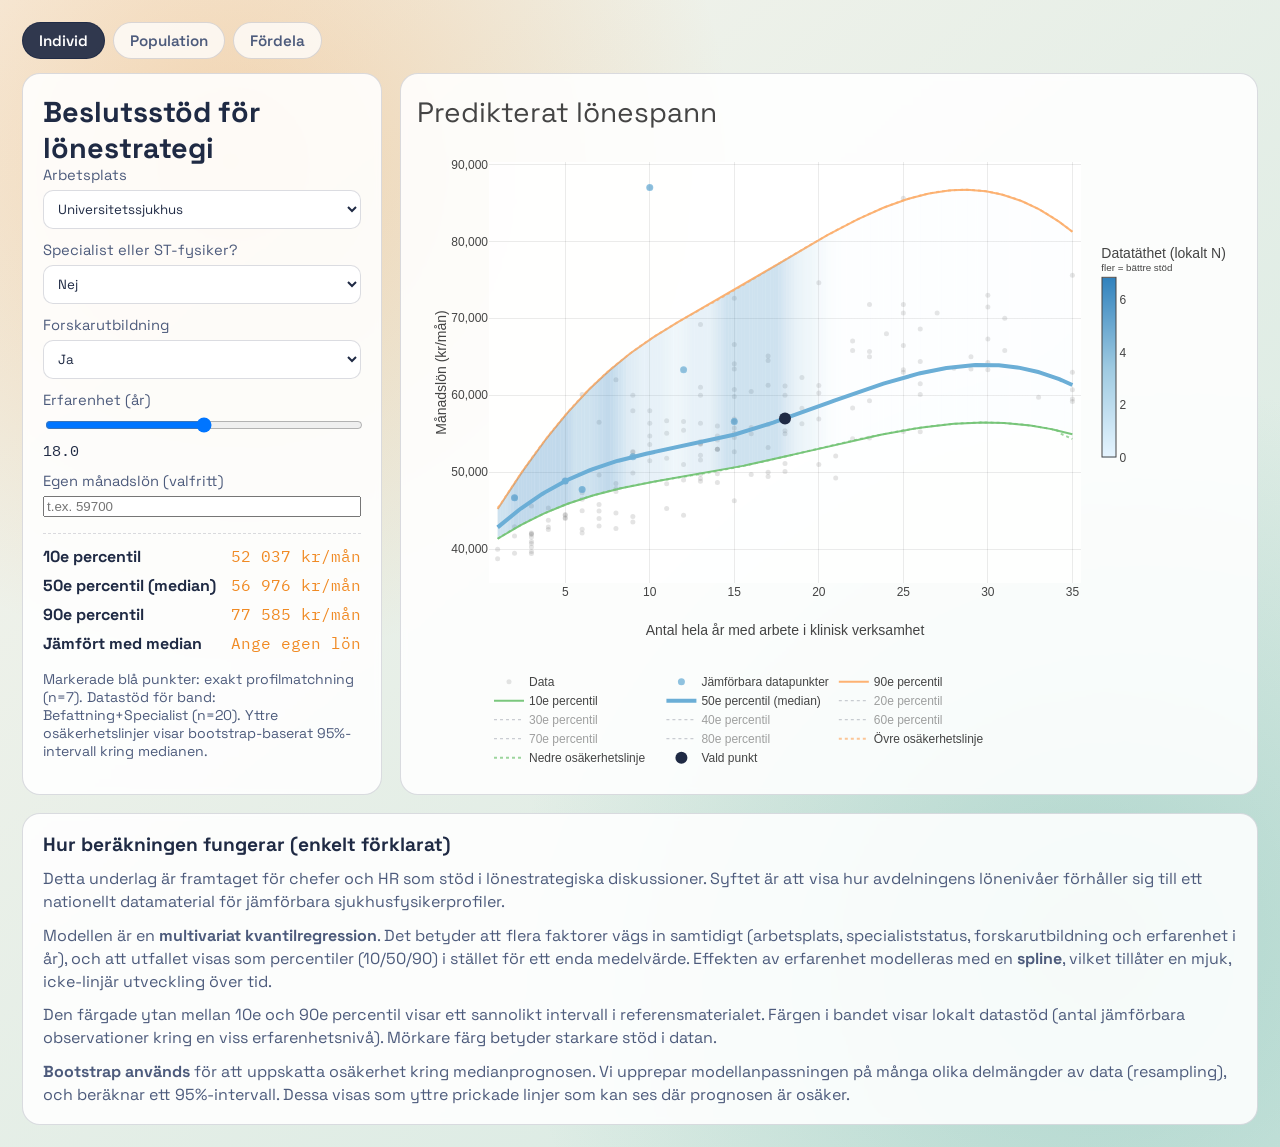
<file: docs/index.html>
<!doctype html>
<html lang="sv">
<head>
  <meta charset="utf-8" />
  <meta name="viewport" content="width=device-width, initial-scale=1" />
  <title>Lönespann-kalkylator</title>
  <link rel="preconnect" href="https://fonts.googleapis.com" />
  <link rel="preconnect" href="https://fonts.gstatic.com" crossorigin />
  <link href="https://fonts.googleapis.com/css2?family=Space+Grotesk:wght@400;500;700&family=IBM+Plex+Mono:wght@400;500&display=swap" rel="stylesheet" />
  <link rel="stylesheet" href="./styles.css?v=20260317r" />
  <script src="https://cdn.plot.ly/plotly-2.35.2.min.js"></script>
</head>
<body>
  <main class="site">
    <section class="tabsBar">
      <button id="tabIndivid" class="tabBtn is-active" type="button">Individ</button>
      <button id="tabPopulation" class="tabBtn" type="button">Population</button>
      <button id="tabDistribution" class="tabBtn" type="button">Fördela</button>
    </section>

    <section id="viewIndivid" class="tabView is-active">
      <div class="layout">
        <section class="panel">
          <h1>Beslutsstöd för lönestrategi</h1>

          <div class="controls">
            <label>
              <span>Arbetsplats</span>
              <select id="workplace"></select>
            </label>
            <label>
              <span>Specialist eller ST-fysiker?</span>
              <select id="specialist"></select>
            </label>
            <label>
              <span>Forskarutbildning</span>
              <select id="phd"></select>
            </label>
            <label>
              <span>Erfarenhet (år)</span>
              <input id="years" type="range" min="0" max="40" step="0.1" />
              <output id="yearsValue" for="years"></output>
            </label>
            <label>
              <span>Egen månadslön (valfritt)</span>
              <input id="actualSalary" type="number" min="0" step="100" placeholder="t.ex. 59700" />
            </label>
          </div>

          <div class="numbers">
            <div>
              <strong>10e percentil</strong>
              <span id="q10">-</span>
            </div>
            <div>
              <strong>50e percentil (median)</strong>
              <span id="q50">-</span>
            </div>
            <div>
              <strong>90e percentil</strong>
              <span id="q90">-</span>
            </div>
            <div>
              <strong>Jämfört med median</strong>
              <span id="actualVsMedian">-</span>
            </div>
          </div>

          <p id="supportInfo" class="support"></p>
        </section>
        <section class="chartWrap">
          <div id="chart"></div>
        </section>
        <section class="methodCard">
          <h2>Hur beräkningen fungerar (enkelt förklarat)</h2>
          <p>
            Detta underlag är framtaget för chefer och HR som stöd i
            lönestrategiska diskussioner. Syftet är att visa hur avdelningens lönenivåer förhåller
            sig till ett nationellt datamaterial för jämförbara sjukhusfysikerprofiler.
          </p>
          <p>
            Modellen är en <strong>multivariat kvantilregression</strong>. Det betyder att flera
            faktorer vägs in samtidigt (arbetsplats, specialiststatus, forskarutbildning och
            erfarenhet i år), och att utfallet visas som percentiler (10/50/90) i stället för ett
            enda medelvärde. Effekten av erfarenhet modelleras med en <strong>spline</strong>, vilket
            tillåter en mjuk, icke-linjär utveckling över tid.
          </p>
          <p>
            Den färgade ytan mellan 10e och 90e percentil visar ett sannolikt intervall i
            referensmaterialet. Färgen i bandet visar lokalt datastöd (antal jämförbara observationer
            kring en viss erfarenhetsnivå). Mörkare färg betyder starkare stöd i datan.
          </p>
          <p>
            <strong>Bootstrap används</strong> för att uppskatta osäkerhet kring
            medianprognosen. Vi upprepar modellanpassningen på många olika delmängder av data
            (resampling), och beräknar ett 95%-intervall. Dessa visas som yttre prickade linjer som
            kan ses där prognosen är osäker.
          </p>
        </section>
      </div>
    </section>

    <section id="viewPopulation" class="tabView">
      <div class="layout populationLayout">
        <section class="panel popSummary">
          <h1>Beslutsstöd för populationsjämförelse</h1>
          <div class="popDatasetRow">
            <label>
              <span>Population</span>
              <select id="popDataset">
                <option value="random">Slumpad population</option>
                <option value="umea">Umeå</option>
              </select>
            </label>
          </div>
          <div class="popSummaryGrid">
            <div class="numbers popNumbers">
              <div><strong>Nationellt N</strong><span id="popNNational">-</span></div>
              <div><strong>Population N</strong><span id="popNPopulation">-</span></div>
            </div>
            <div class="numbers popNumbers">
              <div><strong>Median predikterad q50</strong><span id="popMedianPred">-</span></div>
              <div><strong>Median avvikelse (faktisk - q50)</strong><span id="popMedianGap">-</span></div>
            </div>
          </div>
          <p id="popMeta" class="support"></p>
          <p id="popUnseen" class="support"></p>
        </section>

        <section class="chartWrap populationCharts">
          <div id="popChartDecile" class="popChart"></div>
          <div id="popChartEcdf" class="popChart"></div>
          <div id="popChartScatter" class="popChart"></div>
          <div id="popChartGap" class="popChart"></div>
        </section>

        <section class="methodCard">
          <h2>Hur populationsjämförelsen ska läsas</h2>
          <p>
            Population-vyn visar om gruppen sammantaget ligger lågt, centralt eller högt i
            fördelningen av nationellt predikterade löner för jämförbara profiler.
          </p>
          <p>
            Histogrammet visar hur många personer som ligger i olika lönegap-intervall jämfört med
            sin predikterade medianlön (q50). Percentilgrafen visar varje individs nationella
            placering utifrån predikterad medianlön, samt gruppens medianpercentil.
          </p>
          <p>
            Spridningsdiagrammet sätter populationens faktiska löner mot erfarenhet och jämför med
            en typisk mediantrend. Avvikelsegrafen visar varje individs avvikelse i procent av
            predikterad medianlön, så att mönster mellan juniora och seniora blir tydliga.
          </p>
        </section>
        <section class="methodCard">
          <h2>Vem rankas högt eller lågt?</h2>
          <div class="popRankGrid">
            <div>
              <h3>Högst predikterad percentil</h3>
              <ul id="popTopPeople" class="rankList"></ul>
            </div>
            <div>
              <h3>Lägst predikterad percentil</h3>
              <ul id="popBottomPeople" class="rankList"></ul>
            </div>
            <div>
              <h3>Gruppnivå: högt till lågt</h3>
              <div id="popGroupRankings" class="rankGroups"></div>
            </div>
          </div>
        </section>
      </div>
    </section>

    <section id="viewDistribution" class="tabView">
      <div class="layout populationLayout">
        <section class="panel popSummary">
          <h1>Beslutsstöd för lönefördelning</h1>
          <div class="popDatasetRow">
            <label>
              <span>Total pott att fördela (kr/mån)</span>
              <input id="distTotal" type="number" min="0" step="100" value="78000" />
            </label>
          </div>
          <div class="popSummaryGrid">
            <div class="numbers popNumbers">
              <div><strong>Antal personer</strong><span id="distNPopulation">-</span></div>
              <div><strong>Kvar att fördela</strong><span id="distRemaining">-</span></div>
            </div>
            <div class="numbers popNumbers">
              <div><strong>Total fördelning</strong><span id="distTotalAssigned">-</span></div>
              <div><strong>Median avvikelse efter fördelning</strong><span id="distMedianGap">-</span></div>
            </div>
          </div>
          <p id="distMeta" class="support"></p>
        </section>

        <section class="chartWrap populationCharts">
          <div id="distChartGapBins" class="popChart"></div>
          <div id="distChartDeviation" class="popChart"></div>
        </section>

        <section class="panel distControls">
          <div class="distControlsHeader">
            <h2>Justera fördelning per person</h2>
            <p class="sub">Systemet startar med en fördelning som minimerar avvikelsen mot predikterad median i procent av varje persons predikterade q50. När du drar i en slider justeras alla andra personer automatiskt upp eller ned så att den totala potten alltid hålls konstant.</p>
          </div>
          <div id="distSliderGrid" class="distSliderGrid"></div>
        </section>
      </div>
    </section>
  </main>

  <script type="module" src="./app.js?v=20260317r"></script>
</body>
</html>
</file>
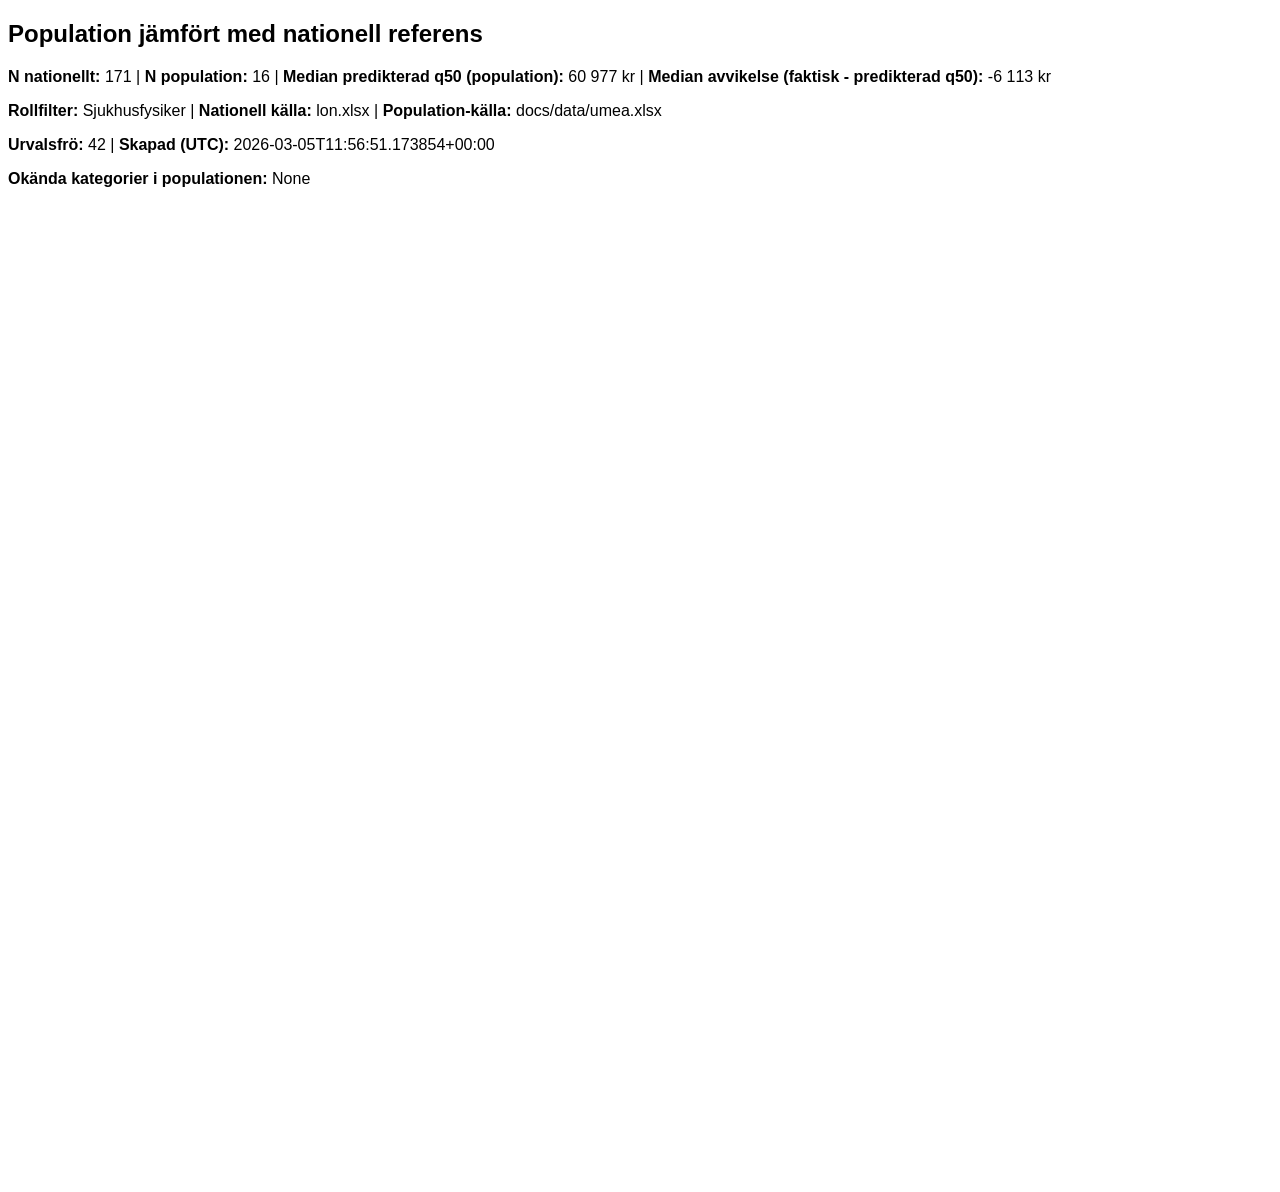
<file: docs/data/demo_vs_national_report.html>
<!doctype html><html><head><meta charset='utf-8'><title>Demo Cohort Salary Report</title></head><body style='font-family:Arial,sans-serif'><h2>Population jämfört med nationell referens</h2><p><b>N nationellt:</b> 171 | <b>N population:</b> 16 | <b>Median predikterad q50 (population):</b> 60 977 kr | <b>Median avvikelse (faktisk - predikterad q50):</b> -6 113 kr</p><p><b>Rollfilter:</b> Sjukhusfysiker | <b>Nationell källa:</b> lon.xlsx | <b>Population-källa:</b> docs/data/umea.xlsx</p><p><b>Urvalsfrö:</b> 42 | <b>Skapad (UTC):</b> 2026-03-05T11:56:51.173854+00:00</p><p><b>Okända kategorier i populationen:</b> None</p><div>                        <script>window.PlotlyConfig = {MathJaxConfig: 'local'};</script>
        <script charset="utf-8" src="https://cdn.plot.ly/plotly-3.4.0.min.js" integrity="sha256-KEmPoupLpFyGMyGAiOsiNDbKDKAvxXAn/W+oQa0ZAfk=" crossorigin="anonymous"></script>                <div id="db00a0f1-2d35-47a9-bdc2-9d7ad51e1a26" class="plotly-graph-div" style="height:980px; width:1400px;"></div>            <script>                window.PLOTLYENV=window.PLOTLYENV || {};                                if (document.getElementById("db00a0f1-2d35-47a9-bdc2-9d7ad51e1a26")) {                    Plotly.newPlot(                        "db00a0f1-2d35-47a9-bdc2-9d7ad51e1a26",                        [{"marker":{"color":"rgba(49,130,189,0.75)"},"name":"Antal personer","x":["\u003c -5000","-5000 till -2500","-2500 till 0","0 till +2500","+2500 till +5000","\u003e +5000"],"y":{"dtype":"f8","bdata":"AAAAAAAAIkAAAAAAAAAUQAAAAAAAAABAAAAAAAAAAAAAAAAAAAAAAAAAAAAAAAAA"},"type":"bar","xaxis":"x","yaxis":"y"},{"line":{"color":"rgba(150,150,150,0.9)","width":2},"mode":"lines","name":"National q50 ECDF","x":{"dtype":"f8","bdata":"TPq4PXjK4kBM+rg9eMriQPQgaA89luNAFEZq1KDR40CKidqBSQPkQACNd+EAUORAAI134QBQ5EAAjXfhAFDkQACNd+EAUORATb6N1\u002f+B5EC1c\u002fUOy4fkQLVz9Q7Lh+RAtXP1DsuH5EANyQdFxOzkQBD8wJ509eRAp1E5Aj0m5UCnUTkCPSblQGdyuFbvdeVApwyieP975UCnDKJ4\u002f3vlQF6EZz\u002ffkuVARJ20AwGu5UAB6Pc0IM7lQJYaeUSn5OVAlhp5RKfk5UCWGnlEp+TlQJXlVAhTEOZAHGxrNYoa5kDBUEzYyCDmQBtaRdCtQ+ZAG1pF0K1D5kB2pDMHe1\u002fmQJ1yrWLUgOZAhoewAtaV5kCWkT7e19DmQHKLi1At1eZAcouLUC3V5kBBoKrY+w3nQGro2YHjE+dAq8XDzMVA50CpBNfJGKPnQIypmbGYsedAcY+l4j7a50A5WuriW9rnQKqT7Y0E5OdANKwDrCYa6EA0rAOsJhroQBSMAm\u002ffG+hAh1xXfnlV6EA6zbCrh1joQMDbeNUnW+hAoEhrTqqp6ECgSGtOqqnoQOPj5B0yyehAtsLZT3\u002fY6EC2wtlPf9joQDPr+nY33ehAaLLL1BMb6UBB+ldmUyHpQEH6V2ZTIelAjO6r+4Eh6UCM7qv7gSHpQPFocJ6AJelAeQiiwBNC6UBfCEaOYlLpQAZsMEEIYOlABmwwQQhg6UC3iOO3\u002f2PpQLqFke0hh+lAM0ub4u6X6UAzS5vi7pfpQJV\u002fs2oro+lAgTSA+3S96UBkvHzp9dHpQNsFoB304ulAXQjYu6L56UBdCNi7ovnpQF0I2Lui+elAXQjYu6L56UBxCINkJwTqQHEIg2QnBOpAcQiDZCcE6kBxCINkJwTqQGHmzkCDEepAPCUOo+AY6kAyjNdt+kDqQK\u002fkiIAASupASXjY12lQ6kBJeNjXaVDqQEl42NdpUOpAMCobQshX6kDzVUXyMIfqQHzeLaeFiupAM5+\u002fsgmM6kCF18sJYc3qQHBxYH\u002fz1OpA7m8d6WjX6kBA+HYx+eLqQED4djH54upAEkZuurj96kCvs49l+iTrQMXQYsTRLOtA230LdU0+60DbfQt1TT7rQDPiv\u002fjjYutAM+K\u002f+ONi60AePBnQeXzrQA9WhN8gietAxBpz9rmd60DEGnP2uZ3rQNPkOFiC\u002f+tA0+Q4WIL\u002f60BxN4ZqaEzsQNMeFcJEa+xAm3wPDymc7EB5UO7avqfsQHlQ7tq+p+xAeVDu2r6n7EDIV08axa\u002fsQE3p1UC2wuxAgylwuKzo7ED6DIZ2tBHtQHQpcHEoIO1A2aaVMhM47UDZppUyEzjtQNmmlTITOO1A2aaVMhM47UDZppUyEzjtQAOG+gf3Uu1A7V4dTydw7UDgA8jLOI\[base64]\u002fdmdNNvBAkn92Z0028EBOtDnbojrwQPoCdjqVUvBA+gJ2OpVS8ECyySiZx5PwQLLJKJnHk\u002fBAsskomceT8ECyySiZx5PwQLLJKJnHk\u002fBA9kiUxQKt8ECGdos3vrrwQIZ2ize+uvBAhnaLN7668EDPYPf\u002fsfLwQMtgkS26\u002fPBAXhrgkdkE8UBeGuCR2QTxQF4a4JHZBPFA"},"y":{"dtype":"f8","bdata":"QH8B\u002fQX0dz9AfwH9BfSHP3AfwX0E95E\u002fQH8B\u002fQX0lz8Q30F8B\u002fGdP3AfwX0E96E\u002fWE9hPYX1pD9AfwH9BfSnPyivobyG8qo\u002fEN9BfAfxrT98B\u002fEdxHewP3AfwX0E97E\u002fZDeR3UR2sz9YT2E9hfW0P0xnMZ3FdLY\u002fQH8B\u002fQX0tz80l9FcRnO5PyivobyG8ro\u002fHMdxHMdxvD8Q30F8B\u002fG9PwT3EdxHcL8\u002ffAfxHcR3wD92E9lNZDfBP3AfwX0E98E\u002faiupraS2wj9kN5HdRHbDP15DeQ3lNcQ\u002fWE9hPYX1xD9SW0ltJbXFP0xnMZ3FdMY\u002fRnMZzWU0xz9AfwH9BfTHPzqL6Syms8g\u002fNJfRXEZzyT8uo7mM5jLKPyivobyG8so\u002fIruJ7Cayyz8cx3Ecx3HMPxbTWUxnMc0\u002fEN9BfAfxzT8K6ymsp7DOPwT3EdxHcM8\u002ffwH9BfQX0D98B\u002fEdxHfQP3kN5TWU19A\u002fdhPZTWQ30T9zGc1lNJfRP3AfwX0E99E\u002fbSW1ldRW0j9qK6mtpLbSP2cxncV0FtM\u002fZDeR3UR20z9hPYX1FNbTP15DeQ3lNdQ\u002fW0ltJbWV1D9YT2E9hfXUP1VVVVVVVdU\u002fUltJbSW11T9PYT2F9RTWP0xnMZ3FdNY\u002fSW0ltZXU1j9GcxnNZTTXP0N5DeU1lNc\u002fQH8B\u002fQX01z89hfUU1lPYPzqL6Syms9g\u002fN5HdRHYT2T80l9FcRnPZPzGdxXQW09k\u002fLqO5jOYy2j8rqa2ktpLaPyivobyG8to\u002fJbWV1FZS2z8iu4nsJrLbPx\u002fBfQT3Edw\u002fHMdxHMdx3D8ZzWU0l9HcPxbTWUxnMd0\u002fE9lNZDeR3T8Q30F8B\u002fHdPw3lNZTXUN4\u002fCusprKew3j8H8R3EdxDfPwT3EdxHcN8\u002fAf0F9BfQ3z9\u002fAf0F9BfgP34E9xHcR+A\u002ffAfxHcR34D97CusprKfgP3kN5TWU1+A\u002feBDfQXwH4T92E9lNZDfhP3UW01lMZ+E\u002fcxnNZTSX4T9yHMdxHMfhP3AfwX0E9+E\u002fbyK7iewm4j9tJbWV1FbiP2wor6G8huI\u002faiupraS24j9pLqO5jObiP2cxncV0FuM\u002fZjSX0VxG4z9kN5HdRHbjP2M6i+kspuM\u002fYT2F9RTW4z9gQH8B\u002fQXkP15DeQ3lNeQ\u002fXUZzGc1l5D9bSW0ltZXkP1pMZzGdxeQ\u002fWE9hPYX15D9XUltJbSXlP1VVVVVVVeU\u002fVFhPYT2F5T9SW0ltJbXlP1FeQ3kN5eU\u002fT2E9hfUU5j9OZDeR3UTmP0xnMZ3FdOY\u002fS2orqa2k5j9JbSW1ldTmP0hwH8F9BOc\u002fRnMZzWU05z9FdhPZTWTnP0N5DeU1lOc\u002fQnwH8R3E5z9AfwH9BfTnPz+C+wjuI+g\u002fPYX1FNZT6D88iO8gvoPoPzqL6Syms+g\u002fOY7jOI7j6D83kd1EdhPpPzaU11BeQ+k\u002fNJfRXEZz6T8zmstoLqPpPzGdxXQW0+k\u002fMKC\u002fgP4C6j8uo7mM5jLqPy2ms5jOYuo\u002fK6mtpLaS6j8qrKewnsLqPyivobyG8uo\u002fJ7KbyG4i6z8ltZXUVlLrPyS4j+A+gus\u002fIruJ7Cay6z8hvoP4DuLrPx\u002fBfQT3Eew\u002fHsR3EN9B7D8cx3Ecx3HsPxvKayivoew\u002fGc1lNJfR7D8Y0F9AfwHtPxbTWUxnMe0\u002fFdZTWE9h7T8T2U1kN5HtPxLcR3Afwe0\u002fEN9BfAfx7T8P4juI7yDuPw3lNZTXUO4\u002fDOgvoL+A7j8K6ymsp7DuPwnuI7iP4O4\u002fB\u002fEdxHcQ7z8G9BfQX0DvPwT3EdxHcO8\u002fA\u002foL6C+g7z8B\u002fQX0F9DvPwAAAAAAAPA\u002f"},"type":"scatter","xaxis":"x2","yaxis":"y2"},{"line":{"color":"rgba(49,130,189,0.95)","width":2},"marker":{"size":5},"mode":"lines+markers","name":"Cohort q50 ECDF","x":{"dtype":"f8","bdata":"ASfSdIrv5EAF0HJ2oUbmQEH6V2ZTIelAQfpXZlMh6UDbBaAd9OLpQPNVRfIwh+pA0J5OYr3q7EDZppUyEzjtQFqTuEItVO5AAhX3p0kC8ECSf3ZnTTbwQEOxZgiw5\u002fBAQ7FmCLDn8EDLYJEtuvzwQF4a4JHZBPFAXhrgkdkE8UA="},"y":{"dtype":"f8","bdata":"AAAAAAAAsD8AAAAAAADAPwAAAAAAAMg\u002fAAAAAAAA0D8AAAAAAADUPwAAAAAAANg\u002fAAAAAAAA3D8AAAAAAADgPwAAAAAAAOI\u002fAAAAAAAA5D8AAAAAAADmPwAAAAAAAOg\u002fAAAAAAAA6j8AAAAAAADsPwAAAAAAAO4\u002fAAAAAAAA8D8="},"type":"scatter","xaxis":"x2","yaxis":"y2"},{"marker":{"color":"rgba(120,120,120,0.22)","size":6},"mode":"markers","name":"National actual salary","x":{"dtype":"i1","bdata":"[base64]"},"y":{"dtype":"i4","bdata":"[base64]\[base64]"},"type":"scatter","xaxis":"x3","yaxis":"y3"},{"hovertemplate":"%{text}\u003cbr\u003e\u00c5r: %{x}\u003cbr\u003eL\u00f6n: %{y:.0f} kr\u003cextra\u003e\u003c\u002fextra\u003e","marker":{"color":"rgba(49,130,189,0.95)","line":{"color":"white","width":1},"size":11},"mode":"markers","name":"Cohort actual salary","text":["Person 1","Person 2","Person 3","Person 4","Person 5","Person 6","Person 7","Person 8","Person 9","Person 10","Person 11","Person 12","Person 13","Person 14","Person 15","Person 16"],"x":{"dtype":"i1","bdata":"ICAeHx4WFwgSDw8OBwsIBA=="},"y":{"dtype":"i4","bdata":"COgAAMTqAAC09QAATOUAAFzzAAAs+wAA0OgAABy7AACkzgAAGMQAAJDJAAAo0gAAaKYAABC9AABUugAAaKYAAA=="},"type":"scatter","xaxis":"x3","yaxis":"y3"},{"line":{"color":"rgba(214,39,40,0.9)","width":2},"mode":"lines","name":"Model median (typical profile)","x":{"dtype":"f8","bdata":"AAAAAAAA8D9o7T7cAgrzP9HafbgFFPY\u002fOci8lAge+T+itftwCyj8PwqjOk0OMv8\u002fOci8lAgeAUDuPtwCCqMCQKK1+3ALKARAViwb3wytBUAKozpNDjIHQL4ZWrsPtwhAcpB5KRE8CkAmB5mXEsELQNt9uAUURg1Aj\u002fTXcxXLDkCitftwCygQQPxwCyiM6hBAViwb3wytEUCw5yqWjW8SQAqjOk0OMhNAZF5KBI\u002f0E0C+GVq7D7cUQBjVaXKQeRVAcpB5KRE8FkDMS4ngkf4WQCYHmZcSwRdAgcKoTpODGEDbfbgFFEYZQDU5yLyUCBpAj\u002fTXcxXLGkDpr+cqlo0bQENr9+EWUBxAnSYHmZcSHUD34RZQGNUdQFGdJgeZlx5Aq1g2vhlaH0ACCqM6TQ4gQLDnKpaNbyBAXcWy8c3QIEAKozpNDjIhQLeAwqhOkyFAZF5KBI\u002f0IUARPNJfz1UiQL4ZWrsPtyJAa\u002ffhFlAYI0AY1WlykHkjQMWy8c3Q2iNAcpB5KRE8JEAfbgGFUZ0kQMxLieCR\u002fiRAeSkRPNJfJUAmB5mXEsElQNPkIPNSIiZAgcKoTpODJkAuoDCq0+QmQNt9uAUURidAiFtAYVSnJ0A1Oci8lAgoQOIWUBjVaShAj\u002fTXcxXLKEA80l\u002fPVSwpQOmv5yqWjSlAlo1vhtbuKUBDa\u002ffhFlAqQPBIfz1XsSpAnSYHmZcSK0BKBI\u002f013MrQPfhFlAY1StApL+eq1g2LEBRnSYHmZcsQP56rmLZ+CxAq1g2vhlaLUBYNr4ZWrstQAUURnWaHC5As\u002fHN0Np9LkBgz1UsG98uQA2t3YdbQC9Auopl45uhL0A0tHYfbgEwQAqjOk0OMjBA4JH+eq5iMEC3gMKoTpMwQI5vhtbuwzBAZF5KBI\u002f0MEA6TQ4yLyUxQBE80l\u002fPVTFA6CqWjW+GMUC+GVq7D7cxQJUIHumv5zFAa\u002ffhFlAYMkBC5qVE8EgyQBjVaXKQeTJA78MtoDCqMkDFsvHN0NoyQJyhtftwCzNAcpB5KRE8M0BJfz1XsWwzQB9uAYVRnTNA9lzFsvHNM0DMS4ngkf4zQKM6TQ4yLzRAeSkRPNJfNEBQGNVpcpA0QCYHmZcSwTRA\u002ffVcxbLxNEDT5CDzUiI1QKrT5CDzUjVAgcKoTpODNUBXsWx8M7Q1QC6gMKrT5DVABI\u002f013MVNkDbfbgFFEY2QLFsfDO0djZAiFtAYVSnNkBeSgSP9Nc2QDU5yLyUCDdACyiM6jQ5N0DiFlAY1Wk3QLgFFEZ1mjdAj\u002fTXcxXLN0Bl45uhtfs3QDzSX89VLDhAEsEj\u002ffVcOEDpr+cqlo04QL+eq1g2vjhAlo1vhtbuOEBsfDO0dh85QENr9+EWUDlAGlq7D7eAOUDwSH89V7E5QMc3Q2v34TlAnSYHmZcSOkB0FcvGN0M6QEoEj\u002fTXczpAIfNSInikOkD34RZQGNU6QM7Q2n24BTtApL+eq1g2O0B7rmLZ+GY7QFGdJgeZlztAKIzqNDnIO0D+eq5i2fg7QNVpcpB5KTxAq1g2vhlaPECCR\u002frruYo8QFg2vhlauzxALyWCR\u002frrPEAFFEZ1mhw9QNwCCqM6TT1As\u002fHN0Np9PUCJ4JH+eq49QGDPVSwb3z1ANr4ZWrsPPkANrd2HW0A+QOObobX7cD5Auopl45uhPkCQeSkRPNI+QGdo7T7cAj9APVexbHwzP0AURnWaHGQ\u002fQOo0Oci8lD9AwSP99VzFP0CXEsEj\u002ffU\u002fQLeAwqhOE0BAInikv54rQECOb4bW7kNAQPhmaO0+XEBAZF5KBI90QEDPVSwb34xAQDpNDjIvpUBApkTwSH+9QEARPNJfz9VAQHwztHYf7kBA6CqWjW8GQUBTInikvx5BQL4ZWrsPN0FAKRE80l9PQUCVCB7pr2dBQAAAAAAAgEFA"},"y":{"dtype":"f8","bdata":"UJqUcH+05EAcFe7bJOHkQJR6jpHbDOVAhBH2PqI35UCpkGTgd2HlQBfaGMBbiuVAgkV1dU2y5UCh4QnkTNnlQL4ahjpa\u002f+VAAD2T8XUk5kA5TZnKoEjmQFS3b87ba+ZAdFP7SyiO5kC1RLvWh6\[base64]\u002fPalDpQI4SFxTDW+lAYeTSY9tm6UDvAPuyunHpQI01kQNofOlAh9YaZeqG6UBg3R30SJHpQNWusdmKm+lAjMsjS7el6UCCrLCJ1a\u002fpQHQJUeLsuelA8MSbrQTE6UA2ubxPJM7pQC2ggDhT2OlAr1B245ji6UCZjCXY\u002fOzpQF6bW6qG9+lAifCN+j0C6kAEHlN2Kg3qQAJZ8thTGOpAVtgJ7MEj6kDXW0yIfC\u002fqQOsuVpaLO+pAmw+MwPZH6kAxjTpIwFTqQNKDAcHlYepAfn5ZlWRv6kD5iAUtOn3qQM\u002fls+xji+pAj3GhNd+Z6kBftD9lqajqQLKi3dS\u002ft+pAIRFT2R\u002fH6kDS3q7CxtbqQH7a59ux5upAy2mQat726kDF94yuSQfrQP0zzeHwF+tA+ygIONEo60B8NXve5znrQJTwq\u002fsxS+tAtwUtr6xc60DrEmYRVW7rQO6VXjMogOtATvaLHiOS60CkuKLUQqTrQOjqak+EtutAVteXgOTI60BSDqNRYNvrQFnXqqP07etAhBdUT54A7EB\u002fwa8kWhPsQNrcI+skJuxAjzhYYfs47EDK2CY92kvsQCczkCu+XuxAbEqz0KNx7EDxvMnHh4TsQP3WJ6Nml+xAULxA7Dyq7EC0uq4jB73sQA3YP8HBz+xAJ60GNGni7ECeoG\u002fi+fTsQJiSWipwB+1AiAk5YcgZ7UAK9DDU\u002fivtQJIMRMgPPu1A5fF7evdP7UAtAhsgsmHtQPIH0uY7c+1Accf69JCE7UDpeNdprZXtQAw9112Npu1AC5ff4iy37UBn9poEiMftQDJbzMia1+1AOByoL2Hn7UDR1jE01\u002fbtQC2Pn8z4Be5A5APC6sEU7kABO3J8LiPuQHxHBGw6Me5AJkq\u002foOE+7kDBqlr\u002fH0zuQKyHgGrxWO5ACFdVw1Fl7kALswTqPHHuQMJIU76ufO5Aqd81IKOH7kC8bW3wFZLuQOkoKBEDnO5Ao4anZmal7kD\u002fFevXO67uQNcfYE9\u002ftu5A9PWVuyy+7kB71\u002fYPQMXuQPZOhUW1y+5AAuudW4jR7kA4Mr1YtdbuQP6sSUs42+5AnOFhSg3f7kA5GK52MOLuQPm8Nfud5O5AOjI4DlLm7kAB4gjySOfuQNVd7vV+5+5Ag1MEd\u002fDm7kCSIyDhmeXuQG7at6934+5A6FDLbobg7kCWM8+7wtzuQG6umUYp2O5A\u002fnZQ0rbS7kBx7lc2aMzuQI4QQ186xe5ALOPDTyq97kCSF5whNbTuQHWMjQZYqu5AYVxKSZCf7kD8JGRO25PuQEktOpU2h+5A5BLmuJ957kB+oiZxFGvuQMx+SJOSW+5AazYMExhL7kD3aYkDoznuQE6fDpgxJ+5AO2H9JMIT7kBrRaIgU\u002f\u002ftQKV2CCTj6e1APFzI63DT7UBc+dBY+7vtQASeK3GBo+1A"},"type":"scatter","xaxis":"x3","yaxis":"y3"},{"boxmean":true,"marker":{"color":"rgba(49,130,189,0.85)"},"name":"Forskarutbildning = Ja","showlegend":false,"y":{"dtype":"f8","bdata":"GIo1Q4A5w8AYijVDgNvBwOClAR6ZmbrAWAaLbNE\u002fxcDgpQEemfG8wIBAxf1p4pPAIPlnd9aUusAQpH9lNt2rwGhN4gq1\u002fsHAZJtWykwYwMCA9nQS6y21wNguAO2gB7LAEKR\u002fZTZtrcA="},"type":"box","xaxis":"x4","yaxis":"y4"},{"boxmean":true,"marker":{"color":"rgba(49,130,189,0.85)"},"name":"Specialist = Ja","showlegend":false,"y":{"dtype":"f8","bdata":"GIo1Q4A5w8AYijVDgNvBwOClAR6ZmbrAWAaLbNE\u002fxcDgpQEemfG8wIBAxf1p4pPAIPlnd9aUusBoTeIKtf7BwJivKpKHIbDAZJtWykwYwMCA9nQS6y21wA=="},"type":"box","xaxis":"x4","yaxis":"y4"}],                        {"template":{"data":{"barpolar":[{"marker":{"line":{"color":"white","width":0.5},"pattern":{"fillmode":"overlay","size":10,"solidity":0.2}},"type":"barpolar"}],"bar":[{"error_x":{"color":"#2a3f5f"},"error_y":{"color":"#2a3f5f"},"marker":{"line":{"color":"white","width":0.5},"pattern":{"fillmode":"overlay","size":10,"solidity":0.2}},"type":"bar"}],"carpet":[{"aaxis":{"endlinecolor":"#2a3f5f","gridcolor":"#C8D4E3","linecolor":"#C8D4E3","minorgridcolor":"#C8D4E3","startlinecolor":"#2a3f5f"},"baxis":{"endlinecolor":"#2a3f5f","gridcolor":"#C8D4E3","linecolor":"#C8D4E3","minorgridcolor":"#C8D4E3","startlinecolor":"#2a3f5f"},"type":"carpet"}],"choropleth":[{"colorbar":{"outlinewidth":0,"ticks":""},"type":"choropleth"}],"contourcarpet":[{"colorbar":{"outlinewidth":0,"ticks":""},"type":"contourcarpet"}],"contour":[{"colorbar":{"outlinewidth":0,"ticks":""},"colorscale":[[0.0,"#0d0887"],[0.1111111111111111,"#46039f"],[0.2222222222222222,"#7201a8"],[0.3333333333333333,"#9c179e"],[0.4444444444444444,"#bd3786"],[0.5555555555555556,"#d8576b"],[0.6666666666666666,"#ed7953"],[0.7777777777777778,"#fb9f3a"],[0.8888888888888888,"#fdca26"],[1.0,"#f0f921"]],"type":"contour"}],"heatmap":[{"colorbar":{"outlinewidth":0,"ticks":""},"colorscale":[[0.0,"#0d0887"],[0.1111111111111111,"#46039f"],[0.2222222222222222,"#7201a8"],[0.3333333333333333,"#9c179e"],[0.4444444444444444,"#bd3786"],[0.5555555555555556,"#d8576b"],[0.6666666666666666,"#ed7953"],[0.7777777777777778,"#fb9f3a"],[0.8888888888888888,"#fdca26"],[1.0,"#f0f921"]],"type":"heatmap"}],"histogram2dcontour":[{"colorbar":{"outlinewidth":0,"ticks":""},"colorscale":[[0.0,"#0d0887"],[0.1111111111111111,"#46039f"],[0.2222222222222222,"#7201a8"],[0.3333333333333333,"#9c179e"],[0.4444444444444444,"#bd3786"],[0.5555555555555556,"#d8576b"],[0.6666666666666666,"#ed7953"],[0.7777777777777778,"#fb9f3a"],[0.8888888888888888,"#fdca26"],[1.0,"#f0f921"]],"type":"histogram2dcontour"}],"histogram2d":[{"colorbar":{"outlinewidth":0,"ticks":""},"colorscale":[[0.0,"#0d0887"],[0.1111111111111111,"#46039f"],[0.2222222222222222,"#7201a8"],[0.3333333333333333,"#9c179e"],[0.4444444444444444,"#bd3786"],[0.5555555555555556,"#d8576b"],[0.6666666666666666,"#ed7953"],[0.7777777777777778,"#fb9f3a"],[0.8888888888888888,"#fdca26"],[1.0,"#f0f921"]],"type":"histogram2d"}],"histogram":[{"marker":{"pattern":{"fillmode":"overlay","size":10,"solidity":0.2}},"type":"histogram"}],"mesh3d":[{"colorbar":{"outlinewidth":0,"ticks":""},"type":"mesh3d"}],"parcoords":[{"line":{"colorbar":{"outlinewidth":0,"ticks":""}},"type":"parcoords"}],"pie":[{"automargin":true,"type":"pie"}],"scatter3d":[{"line":{"colorbar":{"outlinewidth":0,"ticks":""}},"marker":{"colorbar":{"outlinewidth":0,"ticks":""}},"type":"scatter3d"}],"scattercarpet":[{"marker":{"colorbar":{"outlinewidth":0,"ticks":""}},"type":"scattercarpet"}],"scattergeo":[{"marker":{"colorbar":{"outlinewidth":0,"ticks":""}},"type":"scattergeo"}],"scattergl":[{"marker":{"colorbar":{"outlinewidth":0,"ticks":""}},"type":"scattergl"}],"scattermapbox":[{"marker":{"colorbar":{"outlinewidth":0,"ticks":""}},"type":"scattermapbox"}],"scattermap":[{"marker":{"colorbar":{"outlinewidth":0,"ticks":""}},"type":"scattermap"}],"scatterpolargl":[{"marker":{"colorbar":{"outlinewidth":0,"ticks":""}},"type":"scatterpolargl"}],"scatterpolar":[{"marker":{"colorbar":{"outlinewidth":0,"ticks":""}},"type":"scatterpolar"}],"scatter":[{"fillpattern":{"fillmode":"overlay","size":10,"solidity":0.2},"type":"scatter"}],"scatterternary":[{"marker":{"colorbar":{"outlinewidth":0,"ticks":""}},"type":"scatterternary"}],"surface":[{"colorbar":{"outlinewidth":0,"ticks":""},"colorscale":[[0.0,"#0d0887"],[0.1111111111111111,"#46039f"],[0.2222222222222222,"#7201a8"],[0.3333333333333333,"#9c179e"],[0.4444444444444444,"#bd3786"],[0.5555555555555556,"#d8576b"],[0.6666666666666666,"#ed7953"],[0.7777777777777778,"#fb9f3a"],[0.8888888888888888,"#fdca26"],[1.0,"#f0f921"]],"type":"surface"}],"table":[{"cells":{"fill":{"color":"#EBF0F8"},"line":{"color":"white"}},"header":{"fill":{"color":"#C8D4E3"},"line":{"color":"white"}},"type":"table"}]},"layout":{"annotationdefaults":{"arrowcolor":"#2a3f5f","arrowhead":0,"arrowwidth":1},"autotypenumbers":"strict","coloraxis":{"colorbar":{"outlinewidth":0,"ticks":""}},"colorscale":{"diverging":[[0,"#8e0152"],[0.1,"#c51b7d"],[0.2,"#de77ae"],[0.3,"#f1b6da"],[0.4,"#fde0ef"],[0.5,"#f7f7f7"],[0.6,"#e6f5d0"],[0.7,"#b8e186"],[0.8,"#7fbc41"],[0.9,"#4d9221"],[1,"#276419"]],"sequential":[[0.0,"#0d0887"],[0.1111111111111111,"#46039f"],[0.2222222222222222,"#7201a8"],[0.3333333333333333,"#9c179e"],[0.4444444444444444,"#bd3786"],[0.5555555555555556,"#d8576b"],[0.6666666666666666,"#ed7953"],[0.7777777777777778,"#fb9f3a"],[0.8888888888888888,"#fdca26"],[1.0,"#f0f921"]],"sequentialminus":[[0.0,"#0d0887"],[0.1111111111111111,"#46039f"],[0.2222222222222222,"#7201a8"],[0.3333333333333333,"#9c179e"],[0.4444444444444444,"#bd3786"],[0.5555555555555556,"#d8576b"],[0.6666666666666666,"#ed7953"],[0.7777777777777778,"#fb9f3a"],[0.8888888888888888,"#fdca26"],[1.0,"#f0f921"]]},"colorway":["#636efa","#EF553B","#00cc96","#ab63fa","#FFA15A","#19d3f3","#FF6692","#B6E880","#FF97FF","#FECB52"],"font":{"color":"#2a3f5f"},"geo":{"bgcolor":"white","lakecolor":"white","landcolor":"white","showlakes":true,"showland":true,"subunitcolor":"#C8D4E3"},"hoverlabel":{"align":"left"},"hovermode":"closest","mapbox":{"style":"light"},"paper_bgcolor":"white","plot_bgcolor":"white","polar":{"angularaxis":{"gridcolor":"#EBF0F8","linecolor":"#EBF0F8","ticks":""},"bgcolor":"white","radialaxis":{"gridcolor":"#EBF0F8","linecolor":"#EBF0F8","ticks":""}},"scene":{"xaxis":{"backgroundcolor":"white","gridcolor":"#DFE8F3","gridwidth":2,"linecolor":"#EBF0F8","showbackground":true,"ticks":"","zerolinecolor":"#EBF0F8"},"yaxis":{"backgroundcolor":"white","gridcolor":"#DFE8F3","gridwidth":2,"linecolor":"#EBF0F8","showbackground":true,"ticks":"","zerolinecolor":"#EBF0F8"},"zaxis":{"backgroundcolor":"white","gridcolor":"#DFE8F3","gridwidth":2,"linecolor":"#EBF0F8","showbackground":true,"ticks":"","zerolinecolor":"#EBF0F8"}},"shapedefaults":{"line":{"color":"#2a3f5f"}},"ternary":{"aaxis":{"gridcolor":"#DFE8F3","linecolor":"#A2B1C6","ticks":""},"baxis":{"gridcolor":"#DFE8F3","linecolor":"#A2B1C6","ticks":""},"bgcolor":"white","caxis":{"gridcolor":"#DFE8F3","linecolor":"#A2B1C6","ticks":""}},"title":{"x":0.05},"xaxis":{"automargin":true,"gridcolor":"#EBF0F8","linecolor":"#EBF0F8","ticks":"","title":{"standoff":15},"zerolinecolor":"#EBF0F8","zerolinewidth":2},"yaxis":{"automargin":true,"gridcolor":"#EBF0F8","linecolor":"#EBF0F8","ticks":"","title":{"standoff":15},"zerolinecolor":"#EBF0F8","zerolinewidth":2}}},"xaxis":{"anchor":"y","domain":[0.0,0.44],"title":{"text":"Intervall f\u00f6r faktisk - predikterad q50 (kr\u002fm\u00e5n)"}},"yaxis":{"anchor":"x","domain":[0.5900000000000001,1.0],"title":{"text":"Cohort count"}},"xaxis2":{"anchor":"y2","domain":[0.56,1.0],"title":{"text":"Predicted salary q50 (kr)"}},"yaxis2":{"anchor":"x2","domain":[0.5900000000000001,1.0],"title":{"text":"ECDF"}},"xaxis3":{"anchor":"y3","domain":[0.0,0.44],"title":{"text":"Years in clinical work"}},"yaxis3":{"anchor":"x3","domain":[0.0,0.41000000000000003],"title":{"text":"Salary (kr\u002fmonth)"}},"xaxis4":{"anchor":"y4","domain":[0.56,1.0],"title":{"text":"Indikator"}},"yaxis4":{"anchor":"x4","domain":[0.0,0.41000000000000003],"title":{"text":"Actual - Predicted q50 (kr)"}},"annotations":[{"font":{"size":16},"showarrow":false,"text":"Populationens l\u00f6negap mot predikterad median (q50)","x":0.22,"xanchor":"center","xref":"paper","y":1.0,"yanchor":"bottom","yref":"paper"},{"font":{"size":16},"showarrow":false,"text":"ECDF: Cohort vs National Predicted Salary (q50)","x":0.78,"xanchor":"center","xref":"paper","y":1.0,"yanchor":"bottom","yref":"paper"},{"font":{"size":16},"showarrow":false,"text":"Years vs Salary (Actual) with Model Median Trend","x":0.22,"xanchor":"center","xref":"paper","y":0.41000000000000003,"yanchor":"bottom","yref":"paper"},{"font":{"size":16},"showarrow":false,"text":"Actual - Predicted (q50) by Indikator","x":0.78,"xanchor":"center","xref":"paper","y":0.41000000000000003,"yanchor":"bottom","yref":"paper"}],"title":{"text":"Demo Cohort vs National Predicted Salaries"},"legend":{"orientation":"h","yanchor":"bottom","y":1.02,"xanchor":"left","x":0.0},"height":980,"width":1400},                        {"responsive": true}                    )                };            </script>        </div></body></html>
</file>
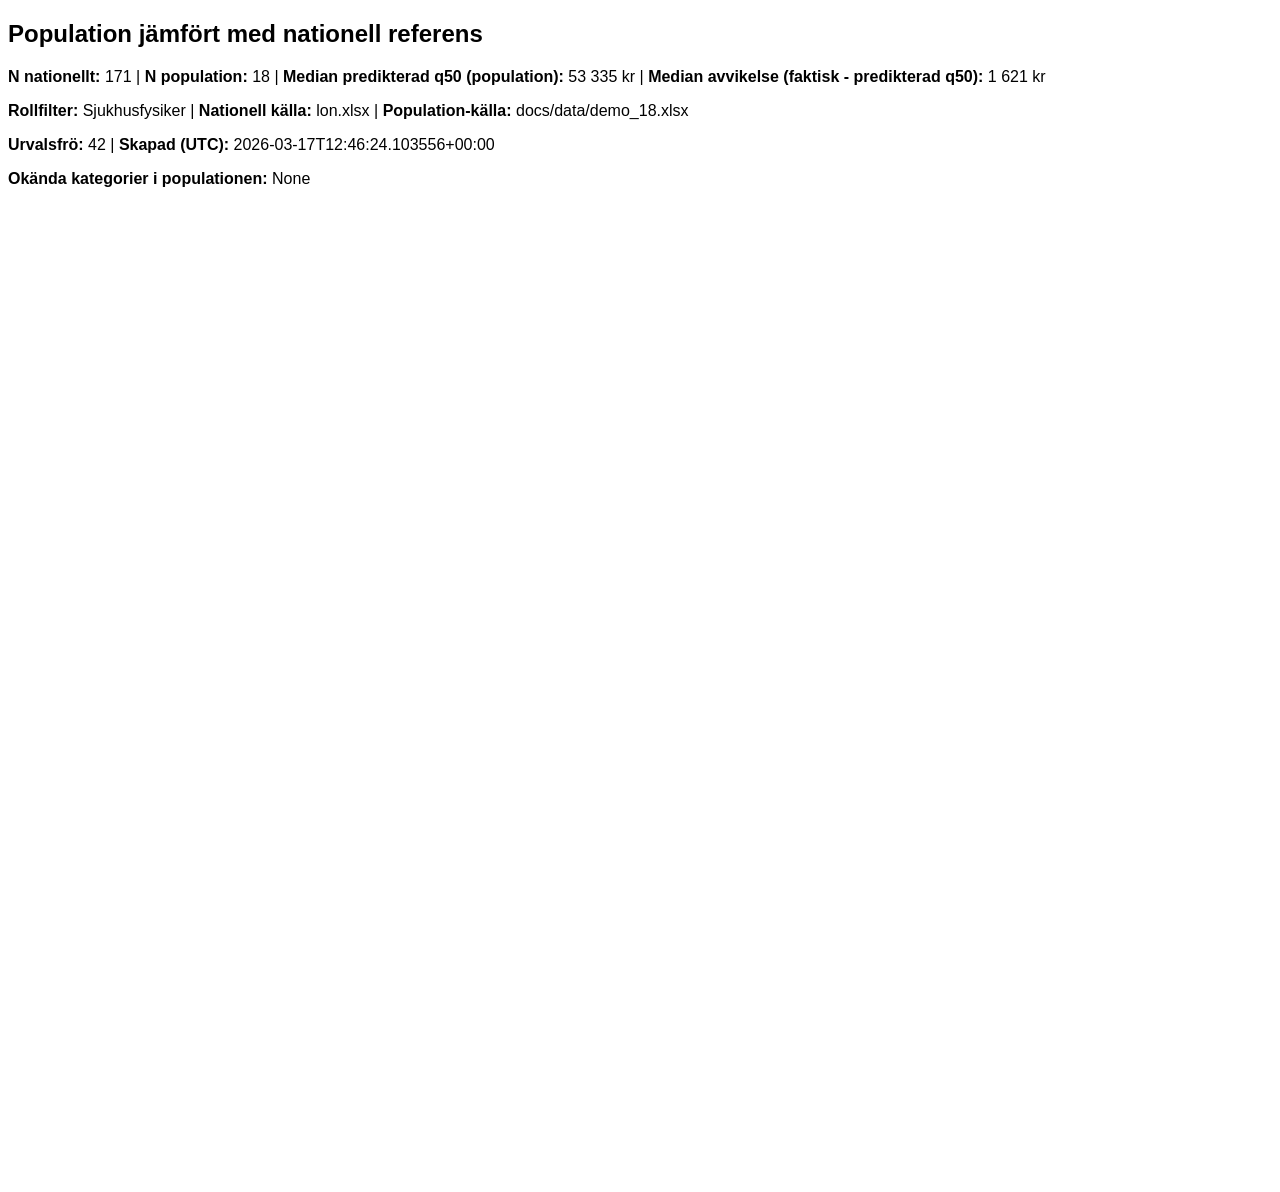
<file: docs/data/report_random.html>
<!doctype html><html><head><meta charset='utf-8'><title>Demo Cohort Salary Report</title></head><body style='font-family:Arial,sans-serif'><h2>Population jämfört med nationell referens</h2><p><b>N nationellt:</b> 171 | <b>N population:</b> 18 | <b>Median predikterad q50 (population):</b> 53 335 kr | <b>Median avvikelse (faktisk - predikterad q50):</b> 1 621 kr</p><p><b>Rollfilter:</b> Sjukhusfysiker | <b>Nationell källa:</b> lon.xlsx | <b>Population-källa:</b> docs/data/demo_18.xlsx</p><p><b>Urvalsfrö:</b> 42 | <b>Skapad (UTC):</b> 2026-03-17T12:46:24.103556+00:00</p><p><b>Okända kategorier i populationen:</b> None</p><div>                        <script>window.PlotlyConfig = {MathJaxConfig: 'local'};</script>
        <script charset="utf-8" src="https://cdn.plot.ly/plotly-3.4.0.min.js" integrity="sha256-KEmPoupLpFyGMyGAiOsiNDbKDKAvxXAn/W+oQa0ZAfk=" crossorigin="anonymous"></script>                <div id="f092ffd2-f21a-4821-bab1-4f0562bdc0e4" class="plotly-graph-div" style="height:980px; width:1400px;"></div>            <script>                window.PLOTLYENV=window.PLOTLYENV || {};                                if (document.getElementById("f092ffd2-f21a-4821-bab1-4f0562bdc0e4")) {                    Plotly.newPlot(                        "f092ffd2-f21a-4821-bab1-4f0562bdc0e4",                        [{"marker":{"color":"rgba(49,130,189,0.75)"},"name":"Antal personer","x":["\u003c -5000","-5000 till -2500","-2500 till 0","0 till +2500","+2500 till +5000","\u003e +5000"],"y":{"dtype":"f8","bdata":"AAAAAAAA8D8AAAAAAADwPwAAAAAAABBAAAAAAAAAGEAAAAAAAAAQQAAAAAAAAABA"},"type":"bar","xaxis":"x","yaxis":"y"},{"line":{"color":"rgba(150,150,150,0.9)","width":2},"mode":"lines","name":"National q50 ECDF","x":{"dtype":"f8","bdata":"TPq4PXjK4kBM+rg9eMriQPQgaA89luNAFEZq1KDR40CKidqBSQPkQACNd+EAUORAAI134QBQ5EAAjXfhAFDkQACNd+EAUORATb6N1\u002f+B5EC1c\u002fUOy4fkQLVz9Q7Lh+RAtXP1DsuH5EANyQdFxOzkQBD8wJ509eRAp1E5Aj0m5UCnUTkCPSblQGdyuFbvdeVApwyieP975UCnDKJ4\u002f3vlQF6EZz\u002ffkuVARJ20AwGu5UAB6Pc0IM7lQJYaeUSn5OVAlhp5RKfk5UCWGnlEp+TlQJXlVAhTEOZAHGxrNYoa5kDBUEzYyCDmQBtaRdCtQ+ZAG1pF0K1D5kB2pDMHe1\u002fmQJ1yrWLUgOZAhoewAtaV5kCWkT7e19DmQHKLi1At1eZAcouLUC3V5kBBoKrY+w3nQGro2YHjE+dAq8XDzMVA50CpBNfJGKPnQIypmbGYsedAcY+l4j7a50A5WuriW9rnQKqT7Y0E5OdANKwDrCYa6EA0rAOsJhroQBSMAm\u002ffG+hAh1xXfnlV6EA6zbCrh1joQMDbeNUnW+hAoEhrTqqp6ECgSGtOqqnoQOPj5B0yyehAtsLZT3\u002fY6EC2wtlPf9joQDPr+nY33ehAaLLL1BMb6UBB+ldmUyHpQEH6V2ZTIelAjO6r+4Eh6UCM7qv7gSHpQPFocJ6AJelAeQiiwBNC6UBfCEaOYlLpQAZsMEEIYOlABmwwQQhg6UC3iOO3\u002f2PpQLqFke0hh+lAM0ub4u6X6UAzS5vi7pfpQJV\u002fs2oro+lAgTSA+3S96UBkvHzp9dHpQNsFoB304ulAXQjYu6L56UBdCNi7ovnpQF0I2Lui+elAXQjYu6L56UBxCINkJwTqQHEIg2QnBOpAcQiDZCcE6kBxCINkJwTqQGHmzkCDEepAPCUOo+AY6kAyjNdt+kDqQK\u002fkiIAASupASXjY12lQ6kBJeNjXaVDqQEl42NdpUOpAMCobQshX6kDzVUXyMIfqQHzeLaeFiupAM5+\u002fsgmM6kCF18sJYc3qQHBxYH\u002fz1OpA7m8d6WjX6kBA+HYx+eLqQED4djH54upAEkZuurj96kCvs49l+iTrQMXQYsTRLOtA230LdU0+60DbfQt1TT7rQDPiv\u002fjjYutAM+K\u002f+ONi60AePBnQeXzrQA9WhN8gietAxBpz9rmd60DEGnP2uZ3rQNPkOFiC\u002f+tA0+Q4WIL\u002f60BxN4ZqaEzsQNMeFcJEa+xAm3wPDymc7EB5UO7avqfsQHlQ7tq+p+xAeVDu2r6n7EDIV08axa\u002fsQE3p1UC2wuxAgylwuKzo7ED6DIZ2tBHtQHQpcHEoIO1A2aaVMhM47UDZppUyEzjtQNmmlTITOO1A2aaVMhM47UDZppUyEzjtQAOG+gf3Uu1A7V4dTydw7UDgA8jLOI\[base64]\u002fdmdNNvBAkn92Z0028EBOtDnbojrwQPoCdjqVUvBA+gJ2OpVS8ECyySiZx5PwQLLJKJnHk\u002fBAsskomceT8ECyySiZx5PwQLLJKJnHk\u002fBA9kiUxQKt8ECGdos3vrrwQIZ2ize+uvBAhnaLN7668EDPYPf\u002fsfLwQMtgkS26\u002fPBAXhrgkdkE8UBeGuCR2QTxQF4a4JHZBPFA"},"y":{"dtype":"f8","bdata":"QH8B\u002fQX0dz9AfwH9BfSHP3AfwX0E95E\u002fQH8B\u002fQX0lz8Q30F8B\u002fGdP3AfwX0E96E\u002fWE9hPYX1pD9AfwH9BfSnPyivobyG8qo\u002fEN9BfAfxrT98B\u002fEdxHewP3AfwX0E97E\u002fZDeR3UR2sz9YT2E9hfW0P0xnMZ3FdLY\u002fQH8B\u002fQX0tz80l9FcRnO5PyivobyG8ro\u002fHMdxHMdxvD8Q30F8B\u002fG9PwT3EdxHcL8\u002ffAfxHcR3wD92E9lNZDfBP3AfwX0E98E\u002faiupraS2wj9kN5HdRHbDP15DeQ3lNcQ\u002fWE9hPYX1xD9SW0ltJbXFP0xnMZ3FdMY\u002fRnMZzWU0xz9AfwH9BfTHPzqL6Syms8g\u002fNJfRXEZzyT8uo7mM5jLKPyivobyG8so\u002fIruJ7Cayyz8cx3Ecx3HMPxbTWUxnMc0\u002fEN9BfAfxzT8K6ymsp7DOPwT3EdxHcM8\u002ffwH9BfQX0D98B\u002fEdxHfQP3kN5TWU19A\u002fdhPZTWQ30T9zGc1lNJfRP3AfwX0E99E\u002fbSW1ldRW0j9qK6mtpLbSP2cxncV0FtM\u002fZDeR3UR20z9hPYX1FNbTP15DeQ3lNdQ\u002fW0ltJbWV1D9YT2E9hfXUP1VVVVVVVdU\u002fUltJbSW11T9PYT2F9RTWP0xnMZ3FdNY\u002fSW0ltZXU1j9GcxnNZTTXP0N5DeU1lNc\u002fQH8B\u002fQX01z89hfUU1lPYPzqL6Syms9g\u002fN5HdRHYT2T80l9FcRnPZPzGdxXQW09k\u002fLqO5jOYy2j8rqa2ktpLaPyivobyG8to\u002fJbWV1FZS2z8iu4nsJrLbPx\u002fBfQT3Edw\u002fHMdxHMdx3D8ZzWU0l9HcPxbTWUxnMd0\u002fE9lNZDeR3T8Q30F8B\u002fHdPw3lNZTXUN4\u002fCusprKew3j8H8R3EdxDfPwT3EdxHcN8\u002fAf0F9BfQ3z9\u002fAf0F9BfgP34E9xHcR+A\u002ffAfxHcR34D97CusprKfgP3kN5TWU1+A\u002feBDfQXwH4T92E9lNZDfhP3UW01lMZ+E\u002fcxnNZTSX4T9yHMdxHMfhP3AfwX0E9+E\u002fbyK7iewm4j9tJbWV1FbiP2wor6G8huI\u002faiupraS24j9pLqO5jObiP2cxncV0FuM\u002fZjSX0VxG4z9kN5HdRHbjP2M6i+kspuM\u002fYT2F9RTW4z9gQH8B\u002fQXkP15DeQ3lNeQ\u002fXUZzGc1l5D9bSW0ltZXkP1pMZzGdxeQ\u002fWE9hPYX15D9XUltJbSXlP1VVVVVVVeU\u002fVFhPYT2F5T9SW0ltJbXlP1FeQ3kN5eU\u002fT2E9hfUU5j9OZDeR3UTmP0xnMZ3FdOY\u002fS2orqa2k5j9JbSW1ldTmP0hwH8F9BOc\u002fRnMZzWU05z9FdhPZTWTnP0N5DeU1lOc\u002fQnwH8R3E5z9AfwH9BfTnPz+C+wjuI+g\u002fPYX1FNZT6D88iO8gvoPoPzqL6Syms+g\u002fOY7jOI7j6D83kd1EdhPpPzaU11BeQ+k\u002fNJfRXEZz6T8zmstoLqPpPzGdxXQW0+k\u002fMKC\u002fgP4C6j8uo7mM5jLqPy2ms5jOYuo\u002fK6mtpLaS6j8qrKewnsLqPyivobyG8uo\u002fJ7KbyG4i6z8ltZXUVlLrPyS4j+A+gus\u002fIruJ7Cay6z8hvoP4DuLrPx\u002fBfQT3Eew\u002fHsR3EN9B7D8cx3Ecx3HsPxvKayivoew\u002fGc1lNJfR7D8Y0F9AfwHtPxbTWUxnMe0\u002fFdZTWE9h7T8T2U1kN5HtPxLcR3Afwe0\u002fEN9BfAfx7T8P4juI7yDuPw3lNZTXUO4\u002fDOgvoL+A7j8K6ymsp7DuPwnuI7iP4O4\u002fB\u002fEdxHcQ7z8G9BfQX0DvPwT3EdxHcO8\u002fA\u002foL6C+g7z8B\u002fQX0F9DvPwAAAAAAAPA\u002f"},"type":"scatter","xaxis":"x2","yaxis":"y2"},{"line":{"color":"rgba(49,130,189,0.95)","width":2},"marker":{"size":5},"mode":"lines+markers","name":"Cohort q50 ECDF","x":{"dtype":"f8","bdata":"wVBM2Mgg5kB2pDMHe1\u002fmQHKLi1At1eZANKwDrCYa6EA6zbCrh1joQKBIa06qqehABmwwQQhg6UAGbDBBCGDpQHEIg2QnBOpAYebOQIMR6kAz4r\u002f442LrQIMpcLis6OxA4APIyziP7UBo6o\u002fDbeDuQAIV96dJAvBATKAgTj8K8ECSf3ZnTTbwQF4a4JHZBPFA"},"y":{"dtype":"f8","bdata":"HMdxHMdxrD8cx3Ecx3G8P1VVVVVVVcU\u002fHMdxHMdxzD9yHMdxHMfRP1VVVVVVVdU\u002fOY7jOI7j2D8cx3Ecx3HcPwAAAAAAAOA\u002fchzHcRzH4T\u002fkOI7jOI7jP1VVVVVVVeU\u002fx3Ecx3Ec5z85juM4juPoP6uqqqqqquo\u002fHMdxHMdx7D+O4ziO4zjuPwAAAAAAAPA\u002f"},"type":"scatter","xaxis":"x2","yaxis":"y2"},{"marker":{"color":"rgba(120,120,120,0.22)","size":6},"mode":"markers","name":"National actual salary","x":{"dtype":"i1","bdata":"[base64]"},"y":{"dtype":"i4","bdata":"[base64]\[base64]"},"type":"scatter","xaxis":"x3","yaxis":"y3"},{"hovertemplate":"%{text}\u003cbr\u003e\u00c5r: %{x}\u003cbr\u003eL\u00f6n: %{y:.0f} kr\u003cextra\u003e\u003c\u002fextra\u003e","marker":{"color":"rgba(49,130,189,0.95)","line":{"color":"white","width":1},"size":11},"mode":"markers","name":"Cohort actual salary","text":["Person 1","Person 2","Person 3","Person 4","Person 5","Person 6","Person 7","Person 8","Person 9","Person 10","Person 11","Person 12","Person 13","Person 14","Person 15","Person 16","Person 17","Person 18"],"x":{"dtype":"i1","bdata":"DwoKFx0NFg8REB4XCQMJBgwG"},"y":{"dtype":"i4","bdata":"qPcAAKzVAAAe3AAApAABAOj9AADw0gAA6gUBAJgbAQAqwQAAVOwAACgdAQCk5wAAkOIAACCyAADXrAAA9rgAAET3AACGugAA"},"type":"scatter","xaxis":"x3","yaxis":"y3"},{"line":{"color":"rgba(214,39,40,0.9)","width":2},"mode":"lines","name":"Model median (typical profile)","x":{"dtype":"f8","bdata":"AAAAAAAA8D9o7T7cAgrzP9HafbgFFPY\u002fOci8lAge+T+itftwCyj8PwqjOk0OMv8\u002fOci8lAgeAUDuPtwCCqMCQKK1+3ALKARAViwb3wytBUAKozpNDjIHQL4ZWrsPtwhAcpB5KRE8CkAmB5mXEsELQNt9uAUURg1Aj\u002fTXcxXLDkCitftwCygQQPxwCyiM6hBAViwb3wytEUCw5yqWjW8SQAqjOk0OMhNAZF5KBI\u002f0E0C+GVq7D7cUQBjVaXKQeRVAcpB5KRE8FkDMS4ngkf4WQCYHmZcSwRdAgcKoTpODGEDbfbgFFEYZQDU5yLyUCBpAj\u002fTXcxXLGkDpr+cqlo0bQENr9+EWUBxAnSYHmZcSHUD34RZQGNUdQFGdJgeZlx5Aq1g2vhlaH0ACCqM6TQ4gQLDnKpaNbyBAXcWy8c3QIEAKozpNDjIhQLeAwqhOkyFAZF5KBI\u002f0IUARPNJfz1UiQL4ZWrsPtyJAa\u002ffhFlAYI0AY1WlykHkjQMWy8c3Q2iNAcpB5KRE8JEAfbgGFUZ0kQMxLieCR\u002fiRAeSkRPNJfJUAmB5mXEsElQNPkIPNSIiZAgcKoTpODJkAuoDCq0+QmQNt9uAUURidAiFtAYVSnJ0A1Oci8lAgoQOIWUBjVaShAj\u002fTXcxXLKEA80l\u002fPVSwpQOmv5yqWjSlAlo1vhtbuKUBDa\u002ffhFlAqQPBIfz1XsSpAnSYHmZcSK0BKBI\u002f013MrQPfhFlAY1StApL+eq1g2LEBRnSYHmZcsQP56rmLZ+CxAq1g2vhlaLUBYNr4ZWrstQAUURnWaHC5As\u002fHN0Np9LkBgz1UsG98uQA2t3YdbQC9Auopl45uhL0A0tHYfbgEwQAqjOk0OMjBA4JH+eq5iMEC3gMKoTpMwQI5vhtbuwzBAZF5KBI\u002f0MEA6TQ4yLyUxQBE80l\u002fPVTFA6CqWjW+GMUC+GVq7D7cxQJUIHumv5zFAa\u002ffhFlAYMkBC5qVE8EgyQBjVaXKQeTJA78MtoDCqMkDFsvHN0NoyQJyhtftwCzNAcpB5KRE8M0BJfz1XsWwzQB9uAYVRnTNA9lzFsvHNM0DMS4ngkf4zQKM6TQ4yLzRAeSkRPNJfNEBQGNVpcpA0QCYHmZcSwTRA\u002ffVcxbLxNEDT5CDzUiI1QKrT5CDzUjVAgcKoTpODNUBXsWx8M7Q1QC6gMKrT5DVABI\u002f013MVNkDbfbgFFEY2QLFsfDO0djZAiFtAYVSnNkBeSgSP9Nc2QDU5yLyUCDdACyiM6jQ5N0DiFlAY1Wk3QLgFFEZ1mjdAj\u002fTXcxXLN0Bl45uhtfs3QDzSX89VLDhAEsEj\u002ffVcOEDpr+cqlo04QL+eq1g2vjhAlo1vhtbuOEBsfDO0dh85QENr9+EWUDlAGlq7D7eAOUDwSH89V7E5QMc3Q2v34TlAnSYHmZcSOkB0FcvGN0M6QEoEj\u002fTXczpAIfNSInikOkD34RZQGNU6QM7Q2n24BTtApL+eq1g2O0B7rmLZ+GY7QFGdJgeZlztAKIzqNDnIO0D+eq5i2fg7QNVpcpB5KTxAq1g2vhlaPECCR\u002frruYo8QFg2vhlauzxALyWCR\u002frrPEAFFEZ1mhw9QNwCCqM6TT1As\u002fHN0Np9PUCJ4JH+eq49QGDPVSwb3z1ANr4ZWrsPPkANrd2HW0A+QOObobX7cD5Auopl45uhPkCQeSkRPNI+QGdo7T7cAj9APVexbHwzP0AURnWaHGQ\u002fQOo0Oci8lD9AwSP99VzFP0CXEsEj\u002ffU\u002fQLeAwqhOE0BAInikv54rQECOb4bW7kNAQPhmaO0+XEBAZF5KBI90QEDPVSwb34xAQDpNDjIvpUBApkTwSH+9QEARPNJfz9VAQHwztHYf7kBA6CqWjW8GQUBTInikvx5BQL4ZWrsPN0FAKRE80l9PQUCVCB7pr2dBQAAAAAAAgEFA"},"y":{"dtype":"f8","bdata":"UJqUcH+05EAcFe7bJOHkQJR6jpHbDOVAhBH2PqI35UCpkGTgd2HlQBfaGMBbiuVAgkV1dU2y5UCh4QnkTNnlQL4ahjpa\u002f+VAAD2T8XUk5kA5TZnKoEjmQFS3b87ba+ZAdFP7SyiO5kC1RLvWh6\[base64]\u002fPalDpQI4SFxTDW+lAYeTSY9tm6UDvAPuyunHpQI01kQNofOlAh9YaZeqG6UBg3R30SJHpQNWusdmKm+lAjMsjS7el6UCCrLCJ1a\u002fpQHQJUeLsuelA8MSbrQTE6UA2ubxPJM7pQC2ggDhT2OlAr1B245ji6UCZjCXY\u002fOzpQF6bW6qG9+lAifCN+j0C6kAEHlN2Kg3qQAJZ8thTGOpAVtgJ7MEj6kDXW0yIfC\u002fqQOsuVpaLO+pAmw+MwPZH6kAxjTpIwFTqQNKDAcHlYepAfn5ZlWRv6kD5iAUtOn3qQM\u002fls+xji+pAj3GhNd+Z6kBftD9lqajqQLKi3dS\u002ft+pAIRFT2R\u002fH6kDS3q7CxtbqQH7a59ux5upAy2mQat726kDF94yuSQfrQP0zzeHwF+tA+ygIONEo60B8NXve5znrQJTwq\u002fsxS+tAtwUtr6xc60DrEmYRVW7rQO6VXjMogOtATvaLHiOS60CkuKLUQqTrQOjqak+EtutAVteXgOTI60BSDqNRYNvrQFnXqqP07etAhBdUT54A7EB\u002fwa8kWhPsQNrcI+skJuxAjzhYYfs47EDK2CY92kvsQCczkCu+XuxAbEqz0KNx7EDxvMnHh4TsQP3WJ6Nml+xAULxA7Dyq7EC0uq4jB73sQA3YP8HBz+xAJ60GNGni7ECeoG\u002fi+fTsQJiSWipwB+1AiAk5YcgZ7UAK9DDU\u002fivtQJIMRMgPPu1A5fF7evdP7UAtAhsgsmHtQPIH0uY7c+1Accf69JCE7UDpeNdprZXtQAw9112Npu1AC5ff4iy37UBn9poEiMftQDJbzMia1+1AOByoL2Hn7UDR1jE01\u002fbtQC2Pn8z4Be5A5APC6sEU7kABO3J8LiPuQHxHBGw6Me5AJkq\u002foOE+7kDBqlr\u002fH0zuQKyHgGrxWO5ACFdVw1Fl7kALswTqPHHuQMJIU76ufO5Aqd81IKOH7kC8bW3wFZLuQOkoKBEDnO5Ao4anZmal7kD\u002fFevXO67uQNcfYE9\u002ftu5A9PWVuyy+7kB71\u002fYPQMXuQPZOhUW1y+5AAuudW4jR7kA4Mr1YtdbuQP6sSUs42+5AnOFhSg3f7kA5GK52MOLuQPm8Nfud5O5AOjI4DlLm7kAB4gjySOfuQNVd7vV+5+5Ag1MEd\u002fDm7kCSIyDhmeXuQG7at6934+5A6FDLbobg7kCWM8+7wtzuQG6umUYp2O5A\u002fnZQ0rbS7kBx7lc2aMzuQI4QQ186xe5ALOPDTyq97kCSF5whNbTuQHWMjQZYqu5AYVxKSZCf7kD8JGRO25PuQEktOpU2h+5A5BLmuJ957kB+oiZxFGvuQMx+SJOSW+5AazYMExhL7kD3aYkDoznuQE6fDpgxJ+5AO2H9JMIT7kBrRaIgU\u002f\u002ftQKV2CCTj6e1APFzI63DT7UBc+dBY+7vtQASeK3GBo+1A"},"type":"scatter","xaxis":"x3","yaxis":"y3"},{"boxmean":true,"marker":{"color":"rgba(49,130,189,0.85)"},"name":"Forskarutbildning = Ja","showlegend":false,"y":{"dtype":"f8","bdata":"6LN+PJpisEAAAID26zumP4C\u002fOgKWFZdAAIAPIC\u002fjQsBAtPzDzbSpQCD5Z3fWwLvAoLkD6IDjnUAAdqQzB3trwHxmxPzyW8NAoNMMu3p8oMA="},"type":"box","xaxis":"x4","yaxis":"y4"},{"boxmean":true,"marker":{"color":"rgba(49,130,189,0.85)"},"name":"Specialist = Ja","showlegend":false,"y":{"dtype":"f8","bdata":"6LN+PJpisECgP\u002fnse1elQNCffPa9HbFAAACA9us7pj8AswKOR5KbQMDjPd8mdoZAgL86ApYVl0AAgA8gL+NCwEC0\u002fMPNtKlAIPlnd9bAu8CguQPogOOdQA=="},"type":"box","xaxis":"x4","yaxis":"y4"}],                        {"template":{"data":{"barpolar":[{"marker":{"line":{"color":"white","width":0.5},"pattern":{"fillmode":"overlay","size":10,"solidity":0.2}},"type":"barpolar"}],"bar":[{"error_x":{"color":"#2a3f5f"},"error_y":{"color":"#2a3f5f"},"marker":{"line":{"color":"white","width":0.5},"pattern":{"fillmode":"overlay","size":10,"solidity":0.2}},"type":"bar"}],"carpet":[{"aaxis":{"endlinecolor":"#2a3f5f","gridcolor":"#C8D4E3","linecolor":"#C8D4E3","minorgridcolor":"#C8D4E3","startlinecolor":"#2a3f5f"},"baxis":{"endlinecolor":"#2a3f5f","gridcolor":"#C8D4E3","linecolor":"#C8D4E3","minorgridcolor":"#C8D4E3","startlinecolor":"#2a3f5f"},"type":"carpet"}],"choropleth":[{"colorbar":{"outlinewidth":0,"ticks":""},"type":"choropleth"}],"contourcarpet":[{"colorbar":{"outlinewidth":0,"ticks":""},"type":"contourcarpet"}],"contour":[{"colorbar":{"outlinewidth":0,"ticks":""},"colorscale":[[0.0,"#0d0887"],[0.1111111111111111,"#46039f"],[0.2222222222222222,"#7201a8"],[0.3333333333333333,"#9c179e"],[0.4444444444444444,"#bd3786"],[0.5555555555555556,"#d8576b"],[0.6666666666666666,"#ed7953"],[0.7777777777777778,"#fb9f3a"],[0.8888888888888888,"#fdca26"],[1.0,"#f0f921"]],"type":"contour"}],"heatmap":[{"colorbar":{"outlinewidth":0,"ticks":""},"colorscale":[[0.0,"#0d0887"],[0.1111111111111111,"#46039f"],[0.2222222222222222,"#7201a8"],[0.3333333333333333,"#9c179e"],[0.4444444444444444,"#bd3786"],[0.5555555555555556,"#d8576b"],[0.6666666666666666,"#ed7953"],[0.7777777777777778,"#fb9f3a"],[0.8888888888888888,"#fdca26"],[1.0,"#f0f921"]],"type":"heatmap"}],"histogram2dcontour":[{"colorbar":{"outlinewidth":0,"ticks":""},"colorscale":[[0.0,"#0d0887"],[0.1111111111111111,"#46039f"],[0.2222222222222222,"#7201a8"],[0.3333333333333333,"#9c179e"],[0.4444444444444444,"#bd3786"],[0.5555555555555556,"#d8576b"],[0.6666666666666666,"#ed7953"],[0.7777777777777778,"#fb9f3a"],[0.8888888888888888,"#fdca26"],[1.0,"#f0f921"]],"type":"histogram2dcontour"}],"histogram2d":[{"colorbar":{"outlinewidth":0,"ticks":""},"colorscale":[[0.0,"#0d0887"],[0.1111111111111111,"#46039f"],[0.2222222222222222,"#7201a8"],[0.3333333333333333,"#9c179e"],[0.4444444444444444,"#bd3786"],[0.5555555555555556,"#d8576b"],[0.6666666666666666,"#ed7953"],[0.7777777777777778,"#fb9f3a"],[0.8888888888888888,"#fdca26"],[1.0,"#f0f921"]],"type":"histogram2d"}],"histogram":[{"marker":{"pattern":{"fillmode":"overlay","size":10,"solidity":0.2}},"type":"histogram"}],"mesh3d":[{"colorbar":{"outlinewidth":0,"ticks":""},"type":"mesh3d"}],"parcoords":[{"line":{"colorbar":{"outlinewidth":0,"ticks":""}},"type":"parcoords"}],"pie":[{"automargin":true,"type":"pie"}],"scatter3d":[{"line":{"colorbar":{"outlinewidth":0,"ticks":""}},"marker":{"colorbar":{"outlinewidth":0,"ticks":""}},"type":"scatter3d"}],"scattercarpet":[{"marker":{"colorbar":{"outlinewidth":0,"ticks":""}},"type":"scattercarpet"}],"scattergeo":[{"marker":{"colorbar":{"outlinewidth":0,"ticks":""}},"type":"scattergeo"}],"scattergl":[{"marker":{"colorbar":{"outlinewidth":0,"ticks":""}},"type":"scattergl"}],"scattermapbox":[{"marker":{"colorbar":{"outlinewidth":0,"ticks":""}},"type":"scattermapbox"}],"scattermap":[{"marker":{"colorbar":{"outlinewidth":0,"ticks":""}},"type":"scattermap"}],"scatterpolargl":[{"marker":{"colorbar":{"outlinewidth":0,"ticks":""}},"type":"scatterpolargl"}],"scatterpolar":[{"marker":{"colorbar":{"outlinewidth":0,"ticks":""}},"type":"scatterpolar"}],"scatter":[{"fillpattern":{"fillmode":"overlay","size":10,"solidity":0.2},"type":"scatter"}],"scatterternary":[{"marker":{"colorbar":{"outlinewidth":0,"ticks":""}},"type":"scatterternary"}],"surface":[{"colorbar":{"outlinewidth":0,"ticks":""},"colorscale":[[0.0,"#0d0887"],[0.1111111111111111,"#46039f"],[0.2222222222222222,"#7201a8"],[0.3333333333333333,"#9c179e"],[0.4444444444444444,"#bd3786"],[0.5555555555555556,"#d8576b"],[0.6666666666666666,"#ed7953"],[0.7777777777777778,"#fb9f3a"],[0.8888888888888888,"#fdca26"],[1.0,"#f0f921"]],"type":"surface"}],"table":[{"cells":{"fill":{"color":"#EBF0F8"},"line":{"color":"white"}},"header":{"fill":{"color":"#C8D4E3"},"line":{"color":"white"}},"type":"table"}]},"layout":{"annotationdefaults":{"arrowcolor":"#2a3f5f","arrowhead":0,"arrowwidth":1},"autotypenumbers":"strict","coloraxis":{"colorbar":{"outlinewidth":0,"ticks":""}},"colorscale":{"diverging":[[0,"#8e0152"],[0.1,"#c51b7d"],[0.2,"#de77ae"],[0.3,"#f1b6da"],[0.4,"#fde0ef"],[0.5,"#f7f7f7"],[0.6,"#e6f5d0"],[0.7,"#b8e186"],[0.8,"#7fbc41"],[0.9,"#4d9221"],[1,"#276419"]],"sequential":[[0.0,"#0d0887"],[0.1111111111111111,"#46039f"],[0.2222222222222222,"#7201a8"],[0.3333333333333333,"#9c179e"],[0.4444444444444444,"#bd3786"],[0.5555555555555556,"#d8576b"],[0.6666666666666666,"#ed7953"],[0.7777777777777778,"#fb9f3a"],[0.8888888888888888,"#fdca26"],[1.0,"#f0f921"]],"sequentialminus":[[0.0,"#0d0887"],[0.1111111111111111,"#46039f"],[0.2222222222222222,"#7201a8"],[0.3333333333333333,"#9c179e"],[0.4444444444444444,"#bd3786"],[0.5555555555555556,"#d8576b"],[0.6666666666666666,"#ed7953"],[0.7777777777777778,"#fb9f3a"],[0.8888888888888888,"#fdca26"],[1.0,"#f0f921"]]},"colorway":["#636efa","#EF553B","#00cc96","#ab63fa","#FFA15A","#19d3f3","#FF6692","#B6E880","#FF97FF","#FECB52"],"font":{"color":"#2a3f5f"},"geo":{"bgcolor":"white","lakecolor":"white","landcolor":"white","showlakes":true,"showland":true,"subunitcolor":"#C8D4E3"},"hoverlabel":{"align":"left"},"hovermode":"closest","mapbox":{"style":"light"},"paper_bgcolor":"white","plot_bgcolor":"white","polar":{"angularaxis":{"gridcolor":"#EBF0F8","linecolor":"#EBF0F8","ticks":""},"bgcolor":"white","radialaxis":{"gridcolor":"#EBF0F8","linecolor":"#EBF0F8","ticks":""}},"scene":{"xaxis":{"backgroundcolor":"white","gridcolor":"#DFE8F3","gridwidth":2,"linecolor":"#EBF0F8","showbackground":true,"ticks":"","zerolinecolor":"#EBF0F8"},"yaxis":{"backgroundcolor":"white","gridcolor":"#DFE8F3","gridwidth":2,"linecolor":"#EBF0F8","showbackground":true,"ticks":"","zerolinecolor":"#EBF0F8"},"zaxis":{"backgroundcolor":"white","gridcolor":"#DFE8F3","gridwidth":2,"linecolor":"#EBF0F8","showbackground":true,"ticks":"","zerolinecolor":"#EBF0F8"}},"shapedefaults":{"line":{"color":"#2a3f5f"}},"ternary":{"aaxis":{"gridcolor":"#DFE8F3","linecolor":"#A2B1C6","ticks":""},"baxis":{"gridcolor":"#DFE8F3","linecolor":"#A2B1C6","ticks":""},"bgcolor":"white","caxis":{"gridcolor":"#DFE8F3","linecolor":"#A2B1C6","ticks":""}},"title":{"x":0.05},"xaxis":{"automargin":true,"gridcolor":"#EBF0F8","linecolor":"#EBF0F8","ticks":"","title":{"standoff":15},"zerolinecolor":"#EBF0F8","zerolinewidth":2},"yaxis":{"automargin":true,"gridcolor":"#EBF0F8","linecolor":"#EBF0F8","ticks":"","title":{"standoff":15},"zerolinecolor":"#EBF0F8","zerolinewidth":2}}},"xaxis":{"anchor":"y","domain":[0.0,0.44],"title":{"text":"Intervall f\u00f6r faktisk - predikterad q50 (kr\u002fm\u00e5n)"}},"yaxis":{"anchor":"x","domain":[0.5900000000000001,1.0],"title":{"text":"Cohort count"}},"xaxis2":{"anchor":"y2","domain":[0.56,1.0],"title":{"text":"Predicted salary q50 (kr)"}},"yaxis2":{"anchor":"x2","domain":[0.5900000000000001,1.0],"title":{"text":"ECDF"}},"xaxis3":{"anchor":"y3","domain":[0.0,0.44],"title":{"text":"Years in clinical work"}},"yaxis3":{"anchor":"x3","domain":[0.0,0.41000000000000003],"title":{"text":"Salary (kr\u002fmonth)"}},"xaxis4":{"anchor":"y4","domain":[0.56,1.0],"title":{"text":"Indikator"}},"yaxis4":{"anchor":"x4","domain":[0.0,0.41000000000000003],"title":{"text":"Actual - Predicted q50 (kr)"}},"annotations":[{"font":{"size":16},"showarrow":false,"text":"Populationens l\u00f6negap mot predikterad median (q50)","x":0.22,"xanchor":"center","xref":"paper","y":1.0,"yanchor":"bottom","yref":"paper"},{"font":{"size":16},"showarrow":false,"text":"ECDF: Cohort vs National Predicted Salary (q50)","x":0.78,"xanchor":"center","xref":"paper","y":1.0,"yanchor":"bottom","yref":"paper"},{"font":{"size":16},"showarrow":false,"text":"Years vs Salary (Actual) with Model Median Trend","x":0.22,"xanchor":"center","xref":"paper","y":0.41000000000000003,"yanchor":"bottom","yref":"paper"},{"font":{"size":16},"showarrow":false,"text":"Actual - Predicted (q50) by Indikator","x":0.78,"xanchor":"center","xref":"paper","y":0.41000000000000003,"yanchor":"bottom","yref":"paper"}],"title":{"text":"Demo Cohort vs National Predicted Salaries"},"legend":{"orientation":"h","yanchor":"bottom","y":1.02,"xanchor":"left","x":0.0},"height":980,"width":1400},                        {"responsive": true}                    )                };            </script>        </div></body></html>
</file>
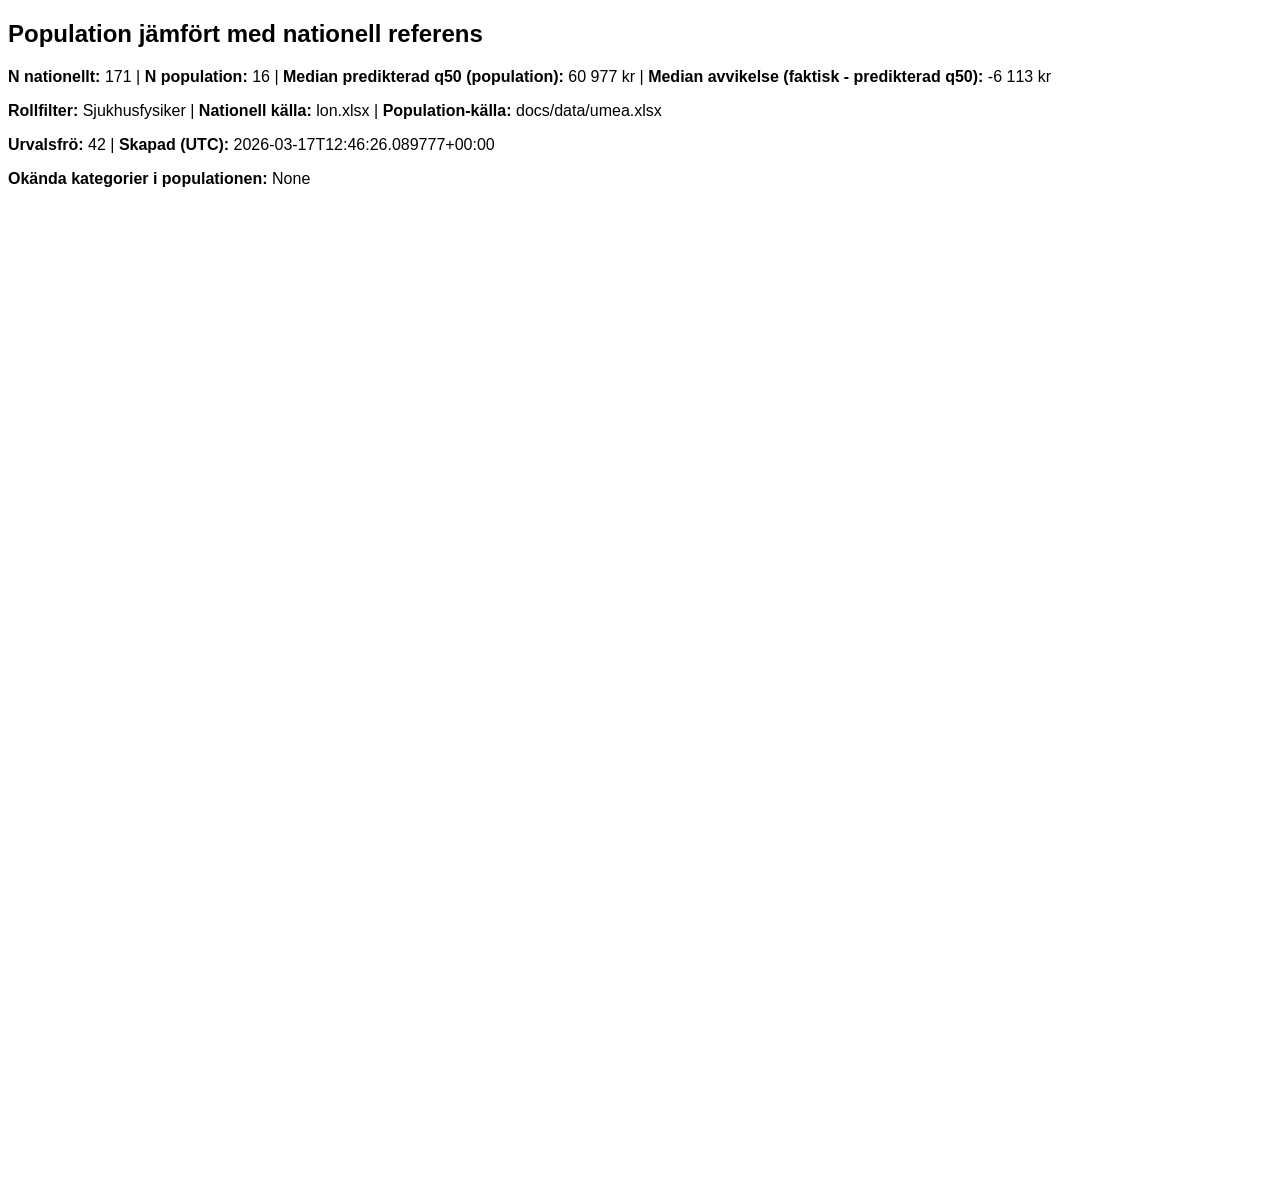
<file: docs/data/report_umea.html>
<!doctype html><html><head><meta charset='utf-8'><title>Demo Cohort Salary Report</title></head><body style='font-family:Arial,sans-serif'><h2>Population jämfört med nationell referens</h2><p><b>N nationellt:</b> 171 | <b>N population:</b> 16 | <b>Median predikterad q50 (population):</b> 60 977 kr | <b>Median avvikelse (faktisk - predikterad q50):</b> -6 113 kr</p><p><b>Rollfilter:</b> Sjukhusfysiker | <b>Nationell källa:</b> lon.xlsx | <b>Population-källa:</b> docs/data/umea.xlsx</p><p><b>Urvalsfrö:</b> 42 | <b>Skapad (UTC):</b> 2026-03-17T12:46:26.089777+00:00</p><p><b>Okända kategorier i populationen:</b> None</p><div>                        <script>window.PlotlyConfig = {MathJaxConfig: 'local'};</script>
        <script charset="utf-8" src="https://cdn.plot.ly/plotly-3.4.0.min.js" integrity="sha256-KEmPoupLpFyGMyGAiOsiNDbKDKAvxXAn/W+oQa0ZAfk=" crossorigin="anonymous"></script>                <div id="68334b4a-b7c7-4f85-b4a1-154d2ab8798d" class="plotly-graph-div" style="height:980px; width:1400px;"></div>            <script>                window.PLOTLYENV=window.PLOTLYENV || {};                                if (document.getElementById("68334b4a-b7c7-4f85-b4a1-154d2ab8798d")) {                    Plotly.newPlot(                        "68334b4a-b7c7-4f85-b4a1-154d2ab8798d",                        [{"marker":{"color":"rgba(49,130,189,0.75)"},"name":"Antal personer","x":["\u003c -5000","-5000 till -2500","-2500 till 0","0 till +2500","+2500 till +5000","\u003e +5000"],"y":{"dtype":"f8","bdata":"AAAAAAAAIkAAAAAAAAAUQAAAAAAAAABAAAAAAAAAAAAAAAAAAAAAAAAAAAAAAAAA"},"type":"bar","xaxis":"x","yaxis":"y"},{"line":{"color":"rgba(150,150,150,0.9)","width":2},"mode":"lines","name":"National q50 ECDF","x":{"dtype":"f8","bdata":"TPq4PXjK4kBM+rg9eMriQPQgaA89luNAFEZq1KDR40CKidqBSQPkQACNd+EAUORAAI134QBQ5EAAjXfhAFDkQACNd+EAUORATb6N1\u002f+B5EC1c\u002fUOy4fkQLVz9Q7Lh+RAtXP1DsuH5EANyQdFxOzkQBD8wJ509eRAp1E5Aj0m5UCnUTkCPSblQGdyuFbvdeVApwyieP975UCnDKJ4\u002f3vlQF6EZz\u002ffkuVARJ20AwGu5UAB6Pc0IM7lQJYaeUSn5OVAlhp5RKfk5UCWGnlEp+TlQJXlVAhTEOZAHGxrNYoa5kDBUEzYyCDmQBtaRdCtQ+ZAG1pF0K1D5kB2pDMHe1\u002fmQJ1yrWLUgOZAhoewAtaV5kCWkT7e19DmQHKLi1At1eZAcouLUC3V5kBBoKrY+w3nQGro2YHjE+dAq8XDzMVA50CpBNfJGKPnQIypmbGYsedAcY+l4j7a50A5WuriW9rnQKqT7Y0E5OdANKwDrCYa6EA0rAOsJhroQBSMAm\u002ffG+hAh1xXfnlV6EA6zbCrh1joQMDbeNUnW+hAoEhrTqqp6ECgSGtOqqnoQOPj5B0yyehAtsLZT3\u002fY6EC2wtlPf9joQDPr+nY33ehAaLLL1BMb6UBB+ldmUyHpQEH6V2ZTIelAjO6r+4Eh6UCM7qv7gSHpQPFocJ6AJelAeQiiwBNC6UBfCEaOYlLpQAZsMEEIYOlABmwwQQhg6UC3iOO3\u002f2PpQLqFke0hh+lAM0ub4u6X6UAzS5vi7pfpQJV\u002fs2oro+lAgTSA+3S96UBkvHzp9dHpQNsFoB304ulAXQjYu6L56UBdCNi7ovnpQF0I2Lui+elAXQjYu6L56UBxCINkJwTqQHEIg2QnBOpAcQiDZCcE6kBxCINkJwTqQGHmzkCDEepAPCUOo+AY6kAyjNdt+kDqQK\u002fkiIAASupASXjY12lQ6kBJeNjXaVDqQEl42NdpUOpAMCobQshX6kDzVUXyMIfqQHzeLaeFiupAM5+\u002fsgmM6kCF18sJYc3qQHBxYH\u002fz1OpA7m8d6WjX6kBA+HYx+eLqQED4djH54upAEkZuurj96kCvs49l+iTrQMXQYsTRLOtA230LdU0+60DbfQt1TT7rQDPiv\u002fjjYutAM+K\u002f+ONi60AePBnQeXzrQA9WhN8gietAxBpz9rmd60DEGnP2uZ3rQNPkOFiC\u002f+tA0+Q4WIL\u002f60BxN4ZqaEzsQNMeFcJEa+xAm3wPDymc7EB5UO7avqfsQHlQ7tq+p+xAeVDu2r6n7EDIV08axa\u002fsQE3p1UC2wuxAgylwuKzo7ED6DIZ2tBHtQHQpcHEoIO1A2aaVMhM47UDZppUyEzjtQNmmlTITOO1A2aaVMhM47UDZppUyEzjtQAOG+gf3Uu1A7V4dTydw7UDgA8jLOI\[base64]\u002fdmdNNvBAkn92Z0028EBOtDnbojrwQPoCdjqVUvBA+gJ2OpVS8ECyySiZx5PwQLLJKJnHk\u002fBAsskomceT8ECyySiZx5PwQLLJKJnHk\u002fBA9kiUxQKt8ECGdos3vrrwQIZ2ize+uvBAhnaLN7668EDPYPf\u002fsfLwQMtgkS26\u002fPBAXhrgkdkE8UBeGuCR2QTxQF4a4JHZBPFA"},"y":{"dtype":"f8","bdata":"QH8B\u002fQX0dz9AfwH9BfSHP3AfwX0E95E\u002fQH8B\u002fQX0lz8Q30F8B\u002fGdP3AfwX0E96E\u002fWE9hPYX1pD9AfwH9BfSnPyivobyG8qo\u002fEN9BfAfxrT98B\u002fEdxHewP3AfwX0E97E\u002fZDeR3UR2sz9YT2E9hfW0P0xnMZ3FdLY\u002fQH8B\u002fQX0tz80l9FcRnO5PyivobyG8ro\u002fHMdxHMdxvD8Q30F8B\u002fG9PwT3EdxHcL8\u002ffAfxHcR3wD92E9lNZDfBP3AfwX0E98E\u002faiupraS2wj9kN5HdRHbDP15DeQ3lNcQ\u002fWE9hPYX1xD9SW0ltJbXFP0xnMZ3FdMY\u002fRnMZzWU0xz9AfwH9BfTHPzqL6Syms8g\u002fNJfRXEZzyT8uo7mM5jLKPyivobyG8so\u002fIruJ7Cayyz8cx3Ecx3HMPxbTWUxnMc0\u002fEN9BfAfxzT8K6ymsp7DOPwT3EdxHcM8\u002ffwH9BfQX0D98B\u002fEdxHfQP3kN5TWU19A\u002fdhPZTWQ30T9zGc1lNJfRP3AfwX0E99E\u002fbSW1ldRW0j9qK6mtpLbSP2cxncV0FtM\u002fZDeR3UR20z9hPYX1FNbTP15DeQ3lNdQ\u002fW0ltJbWV1D9YT2E9hfXUP1VVVVVVVdU\u002fUltJbSW11T9PYT2F9RTWP0xnMZ3FdNY\u002fSW0ltZXU1j9GcxnNZTTXP0N5DeU1lNc\u002fQH8B\u002fQX01z89hfUU1lPYPzqL6Syms9g\u002fN5HdRHYT2T80l9FcRnPZPzGdxXQW09k\u002fLqO5jOYy2j8rqa2ktpLaPyivobyG8to\u002fJbWV1FZS2z8iu4nsJrLbPx\u002fBfQT3Edw\u002fHMdxHMdx3D8ZzWU0l9HcPxbTWUxnMd0\u002fE9lNZDeR3T8Q30F8B\u002fHdPw3lNZTXUN4\u002fCusprKew3j8H8R3EdxDfPwT3EdxHcN8\u002fAf0F9BfQ3z9\u002fAf0F9BfgP34E9xHcR+A\u002ffAfxHcR34D97CusprKfgP3kN5TWU1+A\u002feBDfQXwH4T92E9lNZDfhP3UW01lMZ+E\u002fcxnNZTSX4T9yHMdxHMfhP3AfwX0E9+E\u002fbyK7iewm4j9tJbWV1FbiP2wor6G8huI\u002faiupraS24j9pLqO5jObiP2cxncV0FuM\u002fZjSX0VxG4z9kN5HdRHbjP2M6i+kspuM\u002fYT2F9RTW4z9gQH8B\u002fQXkP15DeQ3lNeQ\u002fXUZzGc1l5D9bSW0ltZXkP1pMZzGdxeQ\u002fWE9hPYX15D9XUltJbSXlP1VVVVVVVeU\u002fVFhPYT2F5T9SW0ltJbXlP1FeQ3kN5eU\u002fT2E9hfUU5j9OZDeR3UTmP0xnMZ3FdOY\u002fS2orqa2k5j9JbSW1ldTmP0hwH8F9BOc\u002fRnMZzWU05z9FdhPZTWTnP0N5DeU1lOc\u002fQnwH8R3E5z9AfwH9BfTnPz+C+wjuI+g\u002fPYX1FNZT6D88iO8gvoPoPzqL6Syms+g\u002fOY7jOI7j6D83kd1EdhPpPzaU11BeQ+k\u002fNJfRXEZz6T8zmstoLqPpPzGdxXQW0+k\u002fMKC\u002fgP4C6j8uo7mM5jLqPy2ms5jOYuo\u002fK6mtpLaS6j8qrKewnsLqPyivobyG8uo\u002fJ7KbyG4i6z8ltZXUVlLrPyS4j+A+gus\u002fIruJ7Cay6z8hvoP4DuLrPx\u002fBfQT3Eew\u002fHsR3EN9B7D8cx3Ecx3HsPxvKayivoew\u002fGc1lNJfR7D8Y0F9AfwHtPxbTWUxnMe0\u002fFdZTWE9h7T8T2U1kN5HtPxLcR3Afwe0\u002fEN9BfAfx7T8P4juI7yDuPw3lNZTXUO4\u002fDOgvoL+A7j8K6ymsp7DuPwnuI7iP4O4\u002fB\u002fEdxHcQ7z8G9BfQX0DvPwT3EdxHcO8\u002fA\u002foL6C+g7z8B\u002fQX0F9DvPwAAAAAAAPA\u002f"},"type":"scatter","xaxis":"x2","yaxis":"y2"},{"line":{"color":"rgba(49,130,189,0.95)","width":2},"marker":{"size":5},"mode":"lines+markers","name":"Cohort q50 ECDF","x":{"dtype":"f8","bdata":"ASfSdIrv5EAF0HJ2oUbmQEH6V2ZTIelAQfpXZlMh6UDbBaAd9OLpQPNVRfIwh+pA0J5OYr3q7EDZppUyEzjtQFqTuEItVO5AAhX3p0kC8ECSf3ZnTTbwQEOxZgiw5\u002fBAQ7FmCLDn8EDLYJEtuvzwQF4a4JHZBPFAXhrgkdkE8UA="},"y":{"dtype":"f8","bdata":"AAAAAAAAsD8AAAAAAADAPwAAAAAAAMg\u002fAAAAAAAA0D8AAAAAAADUPwAAAAAAANg\u002fAAAAAAAA3D8AAAAAAADgPwAAAAAAAOI\u002fAAAAAAAA5D8AAAAAAADmPwAAAAAAAOg\u002fAAAAAAAA6j8AAAAAAADsPwAAAAAAAO4\u002fAAAAAAAA8D8="},"type":"scatter","xaxis":"x2","yaxis":"y2"},{"marker":{"color":"rgba(120,120,120,0.22)","size":6},"mode":"markers","name":"National actual salary","x":{"dtype":"i1","bdata":"[base64]"},"y":{"dtype":"i4","bdata":"[base64]\[base64]"},"type":"scatter","xaxis":"x3","yaxis":"y3"},{"hovertemplate":"%{text}\u003cbr\u003e\u00c5r: %{x}\u003cbr\u003eL\u00f6n: %{y:.0f} kr\u003cextra\u003e\u003c\u002fextra\u003e","marker":{"color":"rgba(49,130,189,0.95)","line":{"color":"white","width":1},"size":11},"mode":"markers","name":"Cohort actual salary","text":["Person 1","Person 2","Person 3","Person 4","Person 5","Person 6","Person 7","Person 8","Person 9","Person 10","Person 11","Person 12","Person 13","Person 14","Person 15","Person 16"],"x":{"dtype":"i1","bdata":"ICAeHx4WFwgSDw8OBwsIBA=="},"y":{"dtype":"i4","bdata":"COgAAMTqAAC09QAATOUAAFzzAAAs+wAA0OgAABy7AACkzgAAGMQAAJDJAAAo0gAAaKYAABC9AABUugAAaKYAAA=="},"type":"scatter","xaxis":"x3","yaxis":"y3"},{"line":{"color":"rgba(214,39,40,0.9)","width":2},"mode":"lines","name":"Model median (typical profile)","x":{"dtype":"f8","bdata":"AAAAAAAA8D9o7T7cAgrzP9HafbgFFPY\u002fOci8lAge+T+itftwCyj8PwqjOk0OMv8\u002fOci8lAgeAUDuPtwCCqMCQKK1+3ALKARAViwb3wytBUAKozpNDjIHQL4ZWrsPtwhAcpB5KRE8CkAmB5mXEsELQNt9uAUURg1Aj\u002fTXcxXLDkCitftwCygQQPxwCyiM6hBAViwb3wytEUCw5yqWjW8SQAqjOk0OMhNAZF5KBI\u002f0E0C+GVq7D7cUQBjVaXKQeRVAcpB5KRE8FkDMS4ngkf4WQCYHmZcSwRdAgcKoTpODGEDbfbgFFEYZQDU5yLyUCBpAj\u002fTXcxXLGkDpr+cqlo0bQENr9+EWUBxAnSYHmZcSHUD34RZQGNUdQFGdJgeZlx5Aq1g2vhlaH0ACCqM6TQ4gQLDnKpaNbyBAXcWy8c3QIEAKozpNDjIhQLeAwqhOkyFAZF5KBI\u002f0IUARPNJfz1UiQL4ZWrsPtyJAa\u002ffhFlAYI0AY1WlykHkjQMWy8c3Q2iNAcpB5KRE8JEAfbgGFUZ0kQMxLieCR\u002fiRAeSkRPNJfJUAmB5mXEsElQNPkIPNSIiZAgcKoTpODJkAuoDCq0+QmQNt9uAUURidAiFtAYVSnJ0A1Oci8lAgoQOIWUBjVaShAj\u002fTXcxXLKEA80l\u002fPVSwpQOmv5yqWjSlAlo1vhtbuKUBDa\u002ffhFlAqQPBIfz1XsSpAnSYHmZcSK0BKBI\u002f013MrQPfhFlAY1StApL+eq1g2LEBRnSYHmZcsQP56rmLZ+CxAq1g2vhlaLUBYNr4ZWrstQAUURnWaHC5As\u002fHN0Np9LkBgz1UsG98uQA2t3YdbQC9Auopl45uhL0A0tHYfbgEwQAqjOk0OMjBA4JH+eq5iMEC3gMKoTpMwQI5vhtbuwzBAZF5KBI\u002f0MEA6TQ4yLyUxQBE80l\u002fPVTFA6CqWjW+GMUC+GVq7D7cxQJUIHumv5zFAa\u002ffhFlAYMkBC5qVE8EgyQBjVaXKQeTJA78MtoDCqMkDFsvHN0NoyQJyhtftwCzNAcpB5KRE8M0BJfz1XsWwzQB9uAYVRnTNA9lzFsvHNM0DMS4ngkf4zQKM6TQ4yLzRAeSkRPNJfNEBQGNVpcpA0QCYHmZcSwTRA\u002ffVcxbLxNEDT5CDzUiI1QKrT5CDzUjVAgcKoTpODNUBXsWx8M7Q1QC6gMKrT5DVABI\u002f013MVNkDbfbgFFEY2QLFsfDO0djZAiFtAYVSnNkBeSgSP9Nc2QDU5yLyUCDdACyiM6jQ5N0DiFlAY1Wk3QLgFFEZ1mjdAj\u002fTXcxXLN0Bl45uhtfs3QDzSX89VLDhAEsEj\u002ffVcOEDpr+cqlo04QL+eq1g2vjhAlo1vhtbuOEBsfDO0dh85QENr9+EWUDlAGlq7D7eAOUDwSH89V7E5QMc3Q2v34TlAnSYHmZcSOkB0FcvGN0M6QEoEj\u002fTXczpAIfNSInikOkD34RZQGNU6QM7Q2n24BTtApL+eq1g2O0B7rmLZ+GY7QFGdJgeZlztAKIzqNDnIO0D+eq5i2fg7QNVpcpB5KTxAq1g2vhlaPECCR\u002frruYo8QFg2vhlauzxALyWCR\u002frrPEAFFEZ1mhw9QNwCCqM6TT1As\u002fHN0Np9PUCJ4JH+eq49QGDPVSwb3z1ANr4ZWrsPPkANrd2HW0A+QOObobX7cD5Auopl45uhPkCQeSkRPNI+QGdo7T7cAj9APVexbHwzP0AURnWaHGQ\u002fQOo0Oci8lD9AwSP99VzFP0CXEsEj\u002ffU\u002fQLeAwqhOE0BAInikv54rQECOb4bW7kNAQPhmaO0+XEBAZF5KBI90QEDPVSwb34xAQDpNDjIvpUBApkTwSH+9QEARPNJfz9VAQHwztHYf7kBA6CqWjW8GQUBTInikvx5BQL4ZWrsPN0FAKRE80l9PQUCVCB7pr2dBQAAAAAAAgEFA"},"y":{"dtype":"f8","bdata":"UJqUcH+05EAcFe7bJOHkQJR6jpHbDOVAhBH2PqI35UCpkGTgd2HlQBfaGMBbiuVAgkV1dU2y5UCh4QnkTNnlQL4ahjpa\u002f+VAAD2T8XUk5kA5TZnKoEjmQFS3b87ba+ZAdFP7SyiO5kC1RLvWh6\[base64]\u002fPalDpQI4SFxTDW+lAYeTSY9tm6UDvAPuyunHpQI01kQNofOlAh9YaZeqG6UBg3R30SJHpQNWusdmKm+lAjMsjS7el6UCCrLCJ1a\u002fpQHQJUeLsuelA8MSbrQTE6UA2ubxPJM7pQC2ggDhT2OlAr1B245ji6UCZjCXY\u002fOzpQF6bW6qG9+lAifCN+j0C6kAEHlN2Kg3qQAJZ8thTGOpAVtgJ7MEj6kDXW0yIfC\u002fqQOsuVpaLO+pAmw+MwPZH6kAxjTpIwFTqQNKDAcHlYepAfn5ZlWRv6kD5iAUtOn3qQM\u002fls+xji+pAj3GhNd+Z6kBftD9lqajqQLKi3dS\u002ft+pAIRFT2R\u002fH6kDS3q7CxtbqQH7a59ux5upAy2mQat726kDF94yuSQfrQP0zzeHwF+tA+ygIONEo60B8NXve5znrQJTwq\u002fsxS+tAtwUtr6xc60DrEmYRVW7rQO6VXjMogOtATvaLHiOS60CkuKLUQqTrQOjqak+EtutAVteXgOTI60BSDqNRYNvrQFnXqqP07etAhBdUT54A7EB\u002fwa8kWhPsQNrcI+skJuxAjzhYYfs47EDK2CY92kvsQCczkCu+XuxAbEqz0KNx7EDxvMnHh4TsQP3WJ6Nml+xAULxA7Dyq7EC0uq4jB73sQA3YP8HBz+xAJ60GNGni7ECeoG\u002fi+fTsQJiSWipwB+1AiAk5YcgZ7UAK9DDU\u002fivtQJIMRMgPPu1A5fF7evdP7UAtAhsgsmHtQPIH0uY7c+1Accf69JCE7UDpeNdprZXtQAw9112Npu1AC5ff4iy37UBn9poEiMftQDJbzMia1+1AOByoL2Hn7UDR1jE01\u002fbtQC2Pn8z4Be5A5APC6sEU7kABO3J8LiPuQHxHBGw6Me5AJkq\u002foOE+7kDBqlr\u002fH0zuQKyHgGrxWO5ACFdVw1Fl7kALswTqPHHuQMJIU76ufO5Aqd81IKOH7kC8bW3wFZLuQOkoKBEDnO5Ao4anZmal7kD\u002fFevXO67uQNcfYE9\u002ftu5A9PWVuyy+7kB71\u002fYPQMXuQPZOhUW1y+5AAuudW4jR7kA4Mr1YtdbuQP6sSUs42+5AnOFhSg3f7kA5GK52MOLuQPm8Nfud5O5AOjI4DlLm7kAB4gjySOfuQNVd7vV+5+5Ag1MEd\u002fDm7kCSIyDhmeXuQG7at6934+5A6FDLbobg7kCWM8+7wtzuQG6umUYp2O5A\u002fnZQ0rbS7kBx7lc2aMzuQI4QQ186xe5ALOPDTyq97kCSF5whNbTuQHWMjQZYqu5AYVxKSZCf7kD8JGRO25PuQEktOpU2h+5A5BLmuJ957kB+oiZxFGvuQMx+SJOSW+5AazYMExhL7kD3aYkDoznuQE6fDpgxJ+5AO2H9JMIT7kBrRaIgU\u002f\u002ftQKV2CCTj6e1APFzI63DT7UBc+dBY+7vtQASeK3GBo+1A"},"type":"scatter","xaxis":"x3","yaxis":"y3"},{"boxmean":true,"marker":{"color":"rgba(49,130,189,0.85)"},"name":"Forskarutbildning = Ja","showlegend":false,"y":{"dtype":"f8","bdata":"GIo1Q4A5w8AYijVDgNvBwOClAR6ZmbrAWAaLbNE\u002fxcDgpQEemfG8wIBAxf1p4pPAIPlnd9aUusAQpH9lNt2rwGhN4gq1\u002fsHAZJtWykwYwMCA9nQS6y21wNguAO2gB7LAEKR\u002fZTZtrcA="},"type":"box","xaxis":"x4","yaxis":"y4"},{"boxmean":true,"marker":{"color":"rgba(49,130,189,0.85)"},"name":"Specialist = Ja","showlegend":false,"y":{"dtype":"f8","bdata":"GIo1Q4A5w8AYijVDgNvBwOClAR6ZmbrAWAaLbNE\u002fxcDgpQEemfG8wIBAxf1p4pPAIPlnd9aUusBoTeIKtf7BwJivKpKHIbDAZJtWykwYwMCA9nQS6y21wA=="},"type":"box","xaxis":"x4","yaxis":"y4"}],                        {"template":{"data":{"barpolar":[{"marker":{"line":{"color":"white","width":0.5},"pattern":{"fillmode":"overlay","size":10,"solidity":0.2}},"type":"barpolar"}],"bar":[{"error_x":{"color":"#2a3f5f"},"error_y":{"color":"#2a3f5f"},"marker":{"line":{"color":"white","width":0.5},"pattern":{"fillmode":"overlay","size":10,"solidity":0.2}},"type":"bar"}],"carpet":[{"aaxis":{"endlinecolor":"#2a3f5f","gridcolor":"#C8D4E3","linecolor":"#C8D4E3","minorgridcolor":"#C8D4E3","startlinecolor":"#2a3f5f"},"baxis":{"endlinecolor":"#2a3f5f","gridcolor":"#C8D4E3","linecolor":"#C8D4E3","minorgridcolor":"#C8D4E3","startlinecolor":"#2a3f5f"},"type":"carpet"}],"choropleth":[{"colorbar":{"outlinewidth":0,"ticks":""},"type":"choropleth"}],"contourcarpet":[{"colorbar":{"outlinewidth":0,"ticks":""},"type":"contourcarpet"}],"contour":[{"colorbar":{"outlinewidth":0,"ticks":""},"colorscale":[[0.0,"#0d0887"],[0.1111111111111111,"#46039f"],[0.2222222222222222,"#7201a8"],[0.3333333333333333,"#9c179e"],[0.4444444444444444,"#bd3786"],[0.5555555555555556,"#d8576b"],[0.6666666666666666,"#ed7953"],[0.7777777777777778,"#fb9f3a"],[0.8888888888888888,"#fdca26"],[1.0,"#f0f921"]],"type":"contour"}],"heatmap":[{"colorbar":{"outlinewidth":0,"ticks":""},"colorscale":[[0.0,"#0d0887"],[0.1111111111111111,"#46039f"],[0.2222222222222222,"#7201a8"],[0.3333333333333333,"#9c179e"],[0.4444444444444444,"#bd3786"],[0.5555555555555556,"#d8576b"],[0.6666666666666666,"#ed7953"],[0.7777777777777778,"#fb9f3a"],[0.8888888888888888,"#fdca26"],[1.0,"#f0f921"]],"type":"heatmap"}],"histogram2dcontour":[{"colorbar":{"outlinewidth":0,"ticks":""},"colorscale":[[0.0,"#0d0887"],[0.1111111111111111,"#46039f"],[0.2222222222222222,"#7201a8"],[0.3333333333333333,"#9c179e"],[0.4444444444444444,"#bd3786"],[0.5555555555555556,"#d8576b"],[0.6666666666666666,"#ed7953"],[0.7777777777777778,"#fb9f3a"],[0.8888888888888888,"#fdca26"],[1.0,"#f0f921"]],"type":"histogram2dcontour"}],"histogram2d":[{"colorbar":{"outlinewidth":0,"ticks":""},"colorscale":[[0.0,"#0d0887"],[0.1111111111111111,"#46039f"],[0.2222222222222222,"#7201a8"],[0.3333333333333333,"#9c179e"],[0.4444444444444444,"#bd3786"],[0.5555555555555556,"#d8576b"],[0.6666666666666666,"#ed7953"],[0.7777777777777778,"#fb9f3a"],[0.8888888888888888,"#fdca26"],[1.0,"#f0f921"]],"type":"histogram2d"}],"histogram":[{"marker":{"pattern":{"fillmode":"overlay","size":10,"solidity":0.2}},"type":"histogram"}],"mesh3d":[{"colorbar":{"outlinewidth":0,"ticks":""},"type":"mesh3d"}],"parcoords":[{"line":{"colorbar":{"outlinewidth":0,"ticks":""}},"type":"parcoords"}],"pie":[{"automargin":true,"type":"pie"}],"scatter3d":[{"line":{"colorbar":{"outlinewidth":0,"ticks":""}},"marker":{"colorbar":{"outlinewidth":0,"ticks":""}},"type":"scatter3d"}],"scattercarpet":[{"marker":{"colorbar":{"outlinewidth":0,"ticks":""}},"type":"scattercarpet"}],"scattergeo":[{"marker":{"colorbar":{"outlinewidth":0,"ticks":""}},"type":"scattergeo"}],"scattergl":[{"marker":{"colorbar":{"outlinewidth":0,"ticks":""}},"type":"scattergl"}],"scattermapbox":[{"marker":{"colorbar":{"outlinewidth":0,"ticks":""}},"type":"scattermapbox"}],"scattermap":[{"marker":{"colorbar":{"outlinewidth":0,"ticks":""}},"type":"scattermap"}],"scatterpolargl":[{"marker":{"colorbar":{"outlinewidth":0,"ticks":""}},"type":"scatterpolargl"}],"scatterpolar":[{"marker":{"colorbar":{"outlinewidth":0,"ticks":""}},"type":"scatterpolar"}],"scatter":[{"fillpattern":{"fillmode":"overlay","size":10,"solidity":0.2},"type":"scatter"}],"scatterternary":[{"marker":{"colorbar":{"outlinewidth":0,"ticks":""}},"type":"scatterternary"}],"surface":[{"colorbar":{"outlinewidth":0,"ticks":""},"colorscale":[[0.0,"#0d0887"],[0.1111111111111111,"#46039f"],[0.2222222222222222,"#7201a8"],[0.3333333333333333,"#9c179e"],[0.4444444444444444,"#bd3786"],[0.5555555555555556,"#d8576b"],[0.6666666666666666,"#ed7953"],[0.7777777777777778,"#fb9f3a"],[0.8888888888888888,"#fdca26"],[1.0,"#f0f921"]],"type":"surface"}],"table":[{"cells":{"fill":{"color":"#EBF0F8"},"line":{"color":"white"}},"header":{"fill":{"color":"#C8D4E3"},"line":{"color":"white"}},"type":"table"}]},"layout":{"annotationdefaults":{"arrowcolor":"#2a3f5f","arrowhead":0,"arrowwidth":1},"autotypenumbers":"strict","coloraxis":{"colorbar":{"outlinewidth":0,"ticks":""}},"colorscale":{"diverging":[[0,"#8e0152"],[0.1,"#c51b7d"],[0.2,"#de77ae"],[0.3,"#f1b6da"],[0.4,"#fde0ef"],[0.5,"#f7f7f7"],[0.6,"#e6f5d0"],[0.7,"#b8e186"],[0.8,"#7fbc41"],[0.9,"#4d9221"],[1,"#276419"]],"sequential":[[0.0,"#0d0887"],[0.1111111111111111,"#46039f"],[0.2222222222222222,"#7201a8"],[0.3333333333333333,"#9c179e"],[0.4444444444444444,"#bd3786"],[0.5555555555555556,"#d8576b"],[0.6666666666666666,"#ed7953"],[0.7777777777777778,"#fb9f3a"],[0.8888888888888888,"#fdca26"],[1.0,"#f0f921"]],"sequentialminus":[[0.0,"#0d0887"],[0.1111111111111111,"#46039f"],[0.2222222222222222,"#7201a8"],[0.3333333333333333,"#9c179e"],[0.4444444444444444,"#bd3786"],[0.5555555555555556,"#d8576b"],[0.6666666666666666,"#ed7953"],[0.7777777777777778,"#fb9f3a"],[0.8888888888888888,"#fdca26"],[1.0,"#f0f921"]]},"colorway":["#636efa","#EF553B","#00cc96","#ab63fa","#FFA15A","#19d3f3","#FF6692","#B6E880","#FF97FF","#FECB52"],"font":{"color":"#2a3f5f"},"geo":{"bgcolor":"white","lakecolor":"white","landcolor":"white","showlakes":true,"showland":true,"subunitcolor":"#C8D4E3"},"hoverlabel":{"align":"left"},"hovermode":"closest","mapbox":{"style":"light"},"paper_bgcolor":"white","plot_bgcolor":"white","polar":{"angularaxis":{"gridcolor":"#EBF0F8","linecolor":"#EBF0F8","ticks":""},"bgcolor":"white","radialaxis":{"gridcolor":"#EBF0F8","linecolor":"#EBF0F8","ticks":""}},"scene":{"xaxis":{"backgroundcolor":"white","gridcolor":"#DFE8F3","gridwidth":2,"linecolor":"#EBF0F8","showbackground":true,"ticks":"","zerolinecolor":"#EBF0F8"},"yaxis":{"backgroundcolor":"white","gridcolor":"#DFE8F3","gridwidth":2,"linecolor":"#EBF0F8","showbackground":true,"ticks":"","zerolinecolor":"#EBF0F8"},"zaxis":{"backgroundcolor":"white","gridcolor":"#DFE8F3","gridwidth":2,"linecolor":"#EBF0F8","showbackground":true,"ticks":"","zerolinecolor":"#EBF0F8"}},"shapedefaults":{"line":{"color":"#2a3f5f"}},"ternary":{"aaxis":{"gridcolor":"#DFE8F3","linecolor":"#A2B1C6","ticks":""},"baxis":{"gridcolor":"#DFE8F3","linecolor":"#A2B1C6","ticks":""},"bgcolor":"white","caxis":{"gridcolor":"#DFE8F3","linecolor":"#A2B1C6","ticks":""}},"title":{"x":0.05},"xaxis":{"automargin":true,"gridcolor":"#EBF0F8","linecolor":"#EBF0F8","ticks":"","title":{"standoff":15},"zerolinecolor":"#EBF0F8","zerolinewidth":2},"yaxis":{"automargin":true,"gridcolor":"#EBF0F8","linecolor":"#EBF0F8","ticks":"","title":{"standoff":15},"zerolinecolor":"#EBF0F8","zerolinewidth":2}}},"xaxis":{"anchor":"y","domain":[0.0,0.44],"title":{"text":"Intervall f\u00f6r faktisk - predikterad q50 (kr\u002fm\u00e5n)"}},"yaxis":{"anchor":"x","domain":[0.5900000000000001,1.0],"title":{"text":"Cohort count"}},"xaxis2":{"anchor":"y2","domain":[0.56,1.0],"title":{"text":"Predicted salary q50 (kr)"}},"yaxis2":{"anchor":"x2","domain":[0.5900000000000001,1.0],"title":{"text":"ECDF"}},"xaxis3":{"anchor":"y3","domain":[0.0,0.44],"title":{"text":"Years in clinical work"}},"yaxis3":{"anchor":"x3","domain":[0.0,0.41000000000000003],"title":{"text":"Salary (kr\u002fmonth)"}},"xaxis4":{"anchor":"y4","domain":[0.56,1.0],"title":{"text":"Indikator"}},"yaxis4":{"anchor":"x4","domain":[0.0,0.41000000000000003],"title":{"text":"Actual - Predicted q50 (kr)"}},"annotations":[{"font":{"size":16},"showarrow":false,"text":"Populationens l\u00f6negap mot predikterad median (q50)","x":0.22,"xanchor":"center","xref":"paper","y":1.0,"yanchor":"bottom","yref":"paper"},{"font":{"size":16},"showarrow":false,"text":"ECDF: Cohort vs National Predicted Salary (q50)","x":0.78,"xanchor":"center","xref":"paper","y":1.0,"yanchor":"bottom","yref":"paper"},{"font":{"size":16},"showarrow":false,"text":"Years vs Salary (Actual) with Model Median Trend","x":0.22,"xanchor":"center","xref":"paper","y":0.41000000000000003,"yanchor":"bottom","yref":"paper"},{"font":{"size":16},"showarrow":false,"text":"Actual - Predicted (q50) by Indikator","x":0.78,"xanchor":"center","xref":"paper","y":0.41000000000000003,"yanchor":"bottom","yref":"paper"}],"title":{"text":"Demo Cohort vs National Predicted Salaries"},"legend":{"orientation":"h","yanchor":"bottom","y":1.02,"xanchor":"left","x":0.0},"height":980,"width":1400},                        {"responsive": true}                    )                };            </script>        </div></body></html>
</file>
<file: docs/styles.css>
:root {
  --bg1: #f7f4ec;
  --bg2: #d4e9e2;
  --ink: #1f2a44;
  --muted: #4d5b7c;
  --panel: rgba(255, 255, 255, 0.88);
  --border: rgba(31, 42, 68, 0.16);
  --accent: #f08a24;
}

* {
  box-sizing: border-box;
}

body {
  margin: 0;
  min-height: 100vh;
  color: var(--ink);
  font-family: "Space Grotesk", sans-serif;
  background:
    radial-gradient(circle at 18% 14%, rgba(240, 138, 36, 0.3), transparent 35%),
    radial-gradient(circle at 85% 82%, rgba(73, 164, 151, 0.3), transparent 40%),
    linear-gradient(140deg, var(--bg1), var(--bg2));
}

.layout {
  max-width: 1300px;
  margin: 0 auto 22px;
  padding: 0 22px;
  display: grid;
  grid-template-columns: 360px 1fr;
  gap: 18px;
}

.site {
  padding-top: 22px;
}

.tabsBar {
  max-width: 1300px;
  margin: 0 auto 14px;
  padding: 0 22px;
  display: flex;
  gap: 8px;
}

.tabBtn {
  border: 1px solid var(--border);
  background: rgba(255, 255, 255, 0.75);
  color: var(--muted);
  border-radius: 999px;
  padding: 10px 16px;
  font: 600 0.95rem/1 "Space Grotesk", sans-serif;
  cursor: pointer;
  transition: all 0.18s ease;
}

.tabBtn:hover {
  border-color: rgba(31, 42, 68, 0.35);
  color: var(--ink);
}

.tabBtn.is-active {
  background: rgba(31, 42, 68, 0.92);
  border-color: rgba(31, 42, 68, 0.92);
  color: #fff;
}

.tabView {
  display: none;
}

.tabView.is-active {
  display: block;
}

.panel,
.chartWrap,
.methodCard {
  background: var(--panel);
  backdrop-filter: blur(3px);
  border: 1px solid var(--border);
  border-radius: 18px;
}

.panel {
  padding: 20px;
}

h1 {
  margin: 0;
  font-size: 1.8rem;
}

.sub {
  margin: 6px 0 18px;
  color: var(--muted);
}

.controls {
  display: grid;
  gap: 12px;
}

label {
  display: grid;
  gap: 6px;
  font-size: 0.92rem;
}

label span {
  color: var(--muted);
}

select,
input[type="range"] {
  width: 100%;
}

select {
  border: 1px solid var(--border);
  border-radius: 10px;
  padding: 9px 10px;
  background: #fff;
  color: var(--ink);
  font-family: "Space Grotesk", sans-serif;
}

output {
  font-family: "IBM Plex Mono", monospace;
  color: var(--ink);
}

.numbers {
  margin-top: 16px;
  padding-top: 12px;
  border-top: 1px dashed var(--border);
  display: grid;
  gap: 8px;
}

.numbers div {
  display: flex;
  justify-content: space-between;
  gap: 8px;
}

.numbers span {
  font-family: "IBM Plex Mono", monospace;
  color: var(--accent);
}

.support {
  margin-top: 16px;
  font-size: 0.88rem;
  color: var(--muted);
}

.chartWrap {
  padding: 8px;
}

.methodCard {
  grid-column: 1 / -1;
  padding: 18px 20px;
}

.methodCard h2 {
  margin: 0 0 10px;
  font-size: 1.2rem;
}

.methodCard p {
  margin: 0 0 10px;
  color: var(--muted);
  line-height: 1.45;
}

.methodCard p:last-child {
  margin-bottom: 0;
}

#chart {
  width: 100%;
  height: min(78vh, 760px);
}

.populationLayout {
  grid-template-columns: 1fr;
}

.popSummary {
  grid-column: 1 / -1;
}

.popDatasetRow {
  margin-top: 10px;
}

.popDatasetRow label {
  max-width: 280px;
}

.popDatasetRow input[type="number"] {
  border: 1px solid var(--border);
  border-radius: 10px;
  padding: 9px 10px;
  background: #fff;
  color: var(--ink);
  font-family: "Space Grotesk", sans-serif;
}

.popSummaryGrid {
  display: grid;
  grid-template-columns: 1fr 1fr;
  gap: 14px;
}

.popNumbers {
  margin-top: 12px;
}

.populationCharts {
  grid-column: 1 / -1;
  padding: 14px;
  display: grid;
  grid-template-columns: 1fr 1fr;
  gap: 12px;
}

.popChart {
  min-height: 360px;
  border: 1px solid var(--border);
  border-radius: 12px;
  background: rgba(255, 255, 255, 0.65);
}

.popRankGrid {
  display: grid;
  gap: 14px;
  grid-template-columns: 1fr 1fr 1.2fr;
}

.popRankGrid h3 {
  margin: 0 0 8px;
  font-size: 1rem;
}

.rankList {
  margin: 0;
  padding-left: 18px;
  color: var(--muted);
  line-height: 1.5;
}

.rankGroups {
  display: grid;
  gap: 10px;
}

.rankGroups p {
  margin: 0;
  color: var(--muted);
}

.distControls {
  grid-column: 1 / -1;
  padding: 18px 20px;
}

#viewDistribution .popChart {
  min-height: 360px;
}

.distControlsHeader h2 {
  margin: 0 0 6px;
  font-size: 1.2rem;
}

.distControlsHeader .sub {
  margin: 0 0 14px;
}

.distSliderGrid {
  display: grid;
  grid-template-columns: repeat(8, minmax(110px, 1fr));
  gap: 14px 10px;
  align-items: end;
}

.distSliderCard {
  display: grid;
  gap: 8px;
  justify-items: center;
  padding: 12px 8px;
  border: 1px solid var(--border);
  border-radius: 14px;
  background: rgba(255, 255, 255, 0.64);
}

.distSliderTitle {
  font-size: 0.88rem;
  color: var(--ink);
  text-align: center;
}

.distSliderMeta {
  font-family: "IBM Plex Mono", monospace;
  font-size: 0.76rem;
  color: var(--muted);
  text-align: center;
  line-height: 1.4;
}

.distSliderValue {
  font-family: "IBM Plex Mono", monospace;
  color: var(--accent);
  font-size: 0.86rem;
}

.distSliderTrack {
  width: 34px;
  height: 320px;
  display: grid;
  place-items: center;
}

.distSliderInput {
  -webkit-appearance: slider-vertical;
  appearance: slider-vertical;
  writing-mode: vertical-lr;
  direction: rtl;
  width: 28px;
  height: 320px;
  margin: 0;
  cursor: grab;
}

@media (max-width: 960px) {
  .layout {
    grid-template-columns: 1fr;
  }

  #chart {
    height: min(62vh, 560px);
  }

  .populationCharts {
    grid-template-columns: 1fr;
  }

  .popNumbers {
    grid-template-columns: 1fr;
  }

  .popSummaryGrid {
    grid-template-columns: 1fr;
  }

  .popChart {
    min-height: 320px;
  }

  .popRankGrid {
    grid-template-columns: 1fr;
  }

  .distSliderGrid {
    grid-template-columns: repeat(2, minmax(120px, 1fr));
  }

  .distSliderInput {
    height: 220px;
  }

  .distSliderTrack {
    width: 34px;
    height: 220px;
  }
}
</file>
